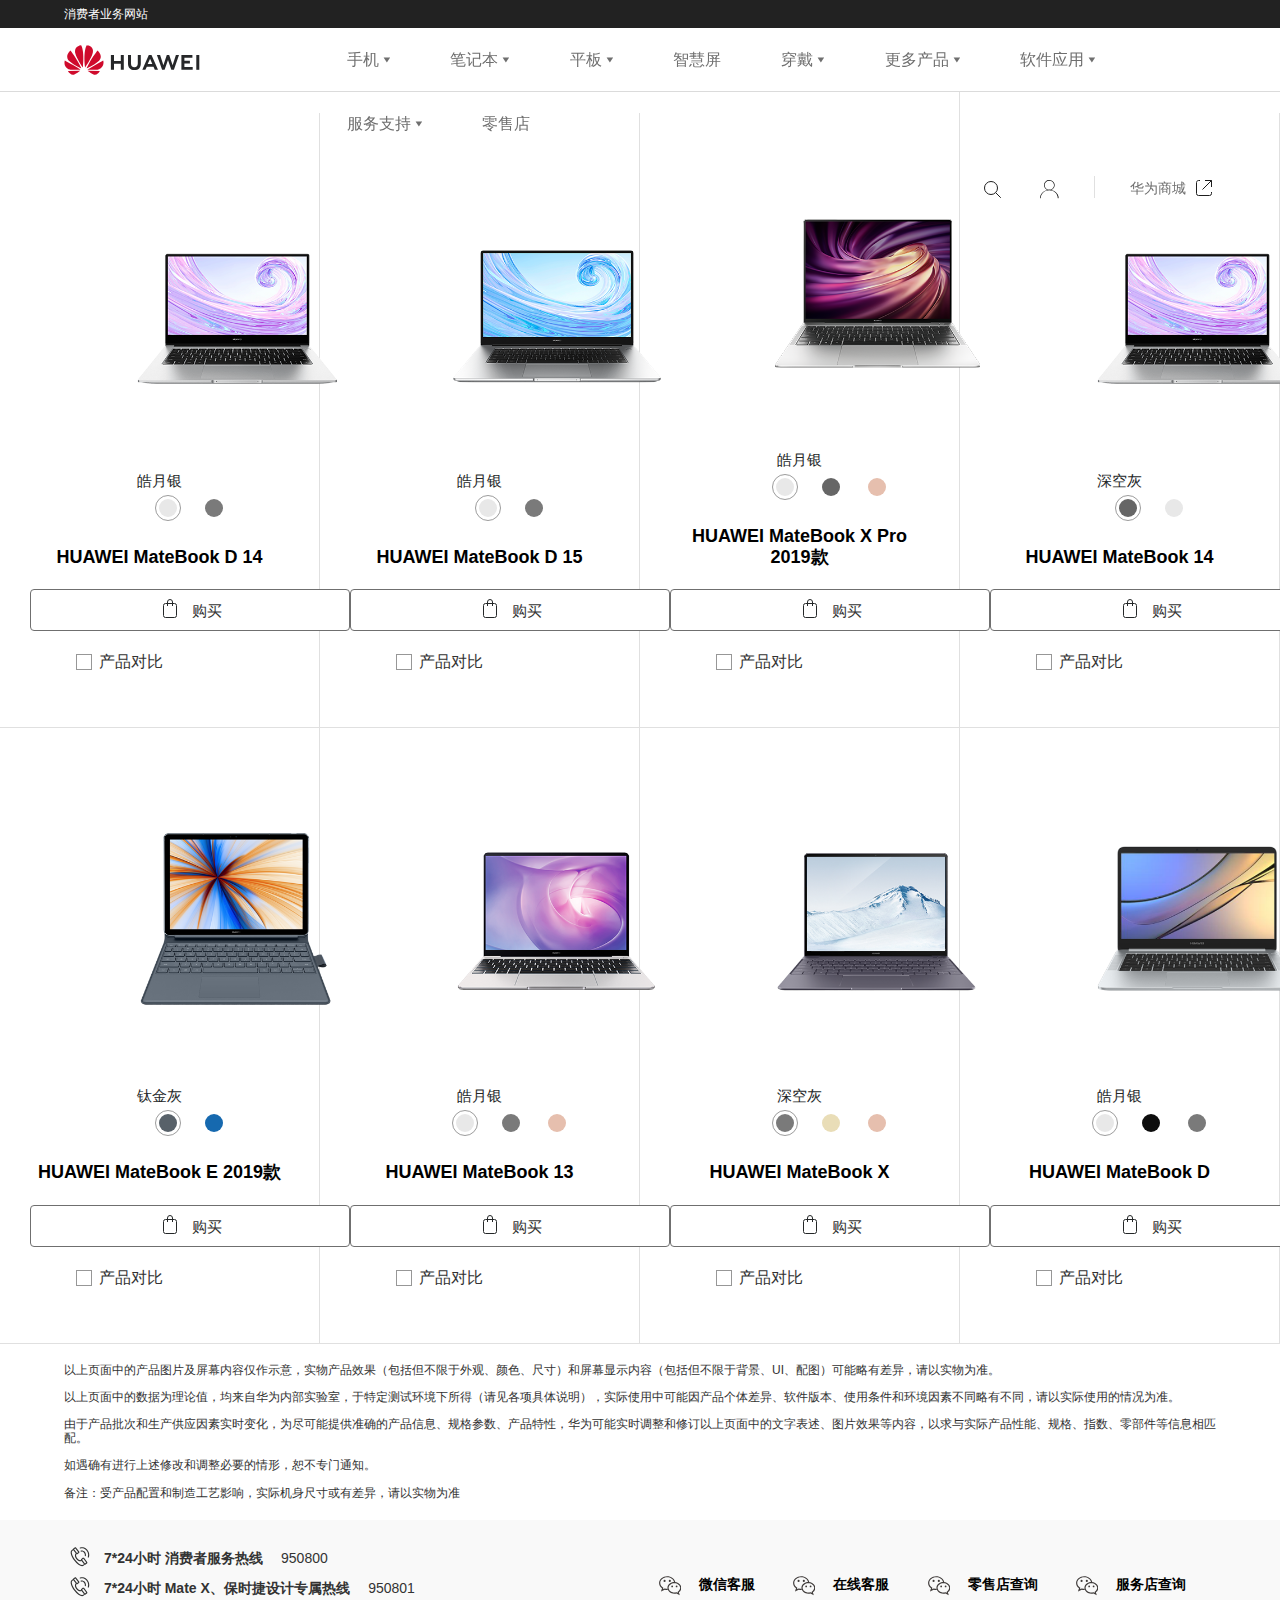
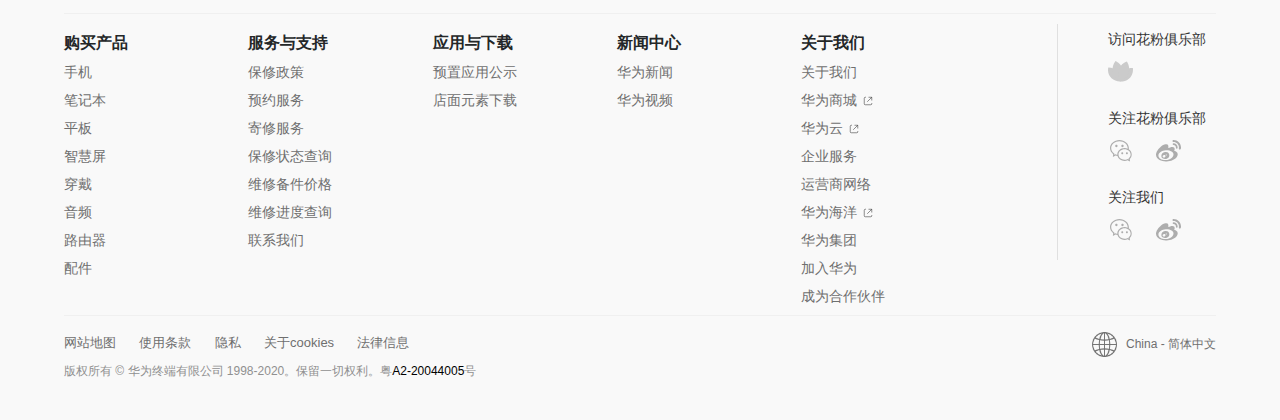
<file: laptops.html>
<!DOCTYPE html>
<html lang="cn">

<head>
    <meta charset="UTF-8">
    <meta name="viewport" content="width=device-width, initial-scale=1.0">
    <meta http-equiv="X-UA-Compatible" content="ie=edge">
    <title>笔记本 | 电脑 | 华为</title>
    <link rel="shortcut icon" href="favicon.ico" type="image/x-icon">
    <!-- 使用百度CDN引入jQuery -->
    <script src="https://apps.bdimg.com/libs/jquery/2.1.4/jquery.min.js">
    </script>
    <link rel="stylesheet" href="./lib/normalize.css">
    <link rel="stylesheet" href="./css/common.css">
    <link rel="stylesheet" href="./css/header.css">
    <link rel="stylesheet" href="./css/footer.css">
    <link rel="stylesheet" href="./css/laptops.css">

</head>

<body>
    <div class="topnav">
        <div class="left">
            <span>消费者业务网站</span><i class="header-gblnav-dficon"></i>
        </div>
    </div>
    <div class="nav clearfix">
        <a href="" class="logo"></a>
        <div class="nav-right">
            <ul>
                <li><a href="" class="jump-v3">手机</a></li>
                <li><a href="" class="jump-v3">笔记本</a></li>
                <li><a href="" class="jump-v3">平板</a></li>
                <li><a href="">智慧屏</a></li>
                <li><a href="" class="jump-v3">穿戴</a></li>
                <li><a href="" class="jump-v3">更多产品</a></li>
                <li><a href="" class="jump-v3">软件应用</a></li>
                <li><a href="" class="jump-v3">服务支持</a></li>
                <li><a href="">零售店</a></li>
            </ul>
            <div class="right-box">
                <a href="" class="search">
                    <svg width="24" height="24" xmlns="http://www.w3.org/2000/svg">
                        <g fill="none" fill-rule="evenodd" stroke="#1E1E1E">
                            <circle cx="11" cy="10" r="6.5"></circle>
                            <path d="M16 15l4.5 4.5" stroke-linecap="round" stroke-linejoin="round"></path>
                        </g>
                    </svg>
                </a>
                <a href="" class="login">
                    <svg class="login-btn" xmlns="http://www.w3.org/2000/svg" xmlns:xlink="http://www.w3.org/1999/xlink"
                        x="0px" y="0px" viewBox="0 0 24 24">
                        <rect y="0" fill="#FFFFFF" width="24" height="24"></rect>
                        <g>
                            <path
                                d="M14.7,13.2c3.3-1.3,4.9-4.9,3.6-8.1s-5-4.8-8.2-3.5S5.2,6.5,6.5,9.7c0.7,1.6,2,2.9,3.7,3.6l-0.1,0 M6.8,7.4   c0-3,2.5-5.4,5.6-5.4S18,4.4,18,7.4s-2.5,5.4-5.6,5.4S6.8,10.4,6.8,7.4z">
                            </path>
                            <g>
                                <path
                                    d="M22.9,23.2c-0.2,0-0.4-0.2-0.4-0.4c0-5.1-4.6-9.2-10.2-9.2S2.1,17.8,2.1,22.8c0,0.2-0.2,0.4-0.4,0.4S1.3,23,1.3,22.8    c0-1.3,0.3-2.6,0.9-3.9c0.6-1.2,1.3-2.2,2.4-3.1c1-0.9,2.2-1.6,3.5-2.1c1.4-0.5,2.8-0.8,4.3-0.8s2.9,0.3,4.3,0.8    c1.3,0.5,2.5,1.2,3.5,2.1c1,0.9,1.8,2,2.4,3.1c0.6,1.2,0.9,2.5,0.9,3.9C23.3,23,23.1,23.2,22.9,23.2L22.9,23.2z">
                                </path>
                            </g>
                        </g>
                    </svg>
                </a>
                <div class="shop-bag">
                    <span></span>
                    <a href="">华为商城
                        <svg width="24" height="24" xmlns="http://www.w3.org/2000/svg ">
                            <path d="M19.5 16v1.5a2 2 0 0 1-2 2h-11a2 2 0 0 1-2-2v-11c0-1.1.9-2 2-2H8m5 0h6.5V11m0-6.5l-9
                        9 " stroke="#1E1E1E " fill="none "></path>
                        </svg>
                    </a>
                </div>
            </div>
        </div>
    </div>
    <div class="box">
        <ul class="plp-ul">
            <li class="plp-li">
                <div class="plp-item">
                    <a href="" class="plp-item-imglink">
                        <img src="./upload/laptops_list_1_1.png" alt="">
                        <img src="./upload/laptops_list_1_2.png" alt="">
                    </a>
                    <p class="plp-item-colorname">皓月银</p>
                    <div class="plp-item-colorlist-box">
                        <ul>
                            <li class="plp-item-coloritem-active"><b></b></li>
                            <li><b></b></li>
                        </ul>
                    </div>
                    <p>
                        <a href="">HUAWEI MateBook D 14</a>
                    </p>
                    <button>
                        <span>
                            <i class="plp-icon-bag">
                                <svg width="24" height="24" xmlns="http://www.w3.org/2000/svg">
                                    <g fill="none" fill-rule="evenodd" stroke="tranparent">
                                        <rect x="5.5" y="5.5" width="13" height="14" rx="2"></rect>
                                        <path d="M9.5 8V4a2.5 2.5 0 1 1 5 0v4"></path>
                                    </g>
                                </svg>
                            </i>
                            <b>购买</b>
                        </span>
                    </button>
                    <p class="plp-item-constrast">
                        <input type="checkbox">
                        <i></i>
                        <b>产品对比</b>
                    </p>
                </div>
            </li>
            <li class="plp-li">
                <div class="plp-item">
                    <a href="" class="plp-item-imglink">
                        <img src="./upload/laptops_list_2_1.png" alt="">
                        <img src="./upload/laptops_list_2_2.png" alt="">
                    </a>
                    <p class="plp-item-colorname">皓月银</p>
                    <div class="plp-item-colorlist-box">
                        <ul>
                            <li class="plp-item-coloritem-active"><b></b></li>
                            <li><b></b></li>
                        </ul>
                    </div>
                    <p>
                        <a href="">HUAWEI MateBook D 15</a>
                    </p>
                    <button>
                        <span>
                            <i class="plp-icon-bag">
                                <svg width="24" height="24" xmlns="http://www.w3.org/2000/svg">
                                    <g fill="none" fill-rule="evenodd" stroke="tranparent">
                                        <rect x="5.5" y="5.5" width="13" height="14" rx="2"></rect>
                                        <path d="M9.5 8V4a2.5 2.5 0 1 1 5 0v4"></path>
                                    </g>
                                </svg>
                            </i>
                            <b>购买</b>
                        </span>
                    </button>
                    <p class="plp-item-constrast">
                        <input type="checkbox">
                        <i></i>
                        <b>产品对比</b>
                    </p>
                </div>
            </li>
            <li class="plp-li">
                <div class="plp-item">
                    <a href="" class="plp-item-imglink">
                        <img src="./upload/laptops_list_3_1.png" alt="">
                        <img src="./upload/laptops_list_3_2.png" alt="">
                        <img src="./upload/laptops_list_3_3.png" alt="">
                    </a>
                    <p class="plp-item-colorname">皓月银</p>
                    <div class="plp-item-colorlist-box">
                        <ul>
                            <li class="plp-item-coloritem-active"><b></b></li>
                            <li><b></b></li>
                            <li><b></b></li>
                        </ul>
                    </div>
                    <p>
                        <a href="">HUAWEI MateBook X Pro 2019款</a>
                    </p>
                    <button>
                        <span>
                            <i class="plp-icon-bag">
                                <svg width="24" height="24" xmlns="http://www.w3.org/2000/svg">
                                    <g fill="none" fill-rule="evenodd" stroke="tranparent">
                                        <rect x="5.5" y="5.5" width="13" height="14" rx="2"></rect>
                                        <path d="M9.5 8V4a2.5 2.5 0 1 1 5 0v4"></path>
                                    </g>
                                </svg>
                            </i>
                            <b>购买</b>
                        </span>
                    </button>
                    <p class="plp-item-constrast">
                        <input type="checkbox">
                        <i></i>
                        <b>产品对比</b>
                    </p>
                </div>
            </li>
            <li class="plp-li">
                <div class="plp-item">
                    <a href="" class="plp-item-imglink">
                        <img src="./upload/laptops_list_1_1.png" alt="">
                        <img src="./upload/laptops_list_1_2.png" alt="">
                    </a>
                    <p class="plp-item-colorname">深空灰</p>
                    <div class="plp-item-colorlist-box">
                        <ul>
                            <li class="plp-item-coloritem-active"><b></b></li>
                            <li><b></b></li>
                        </ul>
                    </div>
                    <p>
                        <a href="">HUAWEI MateBook 14</a>
                    </p>
                    <button>
                        <span>
                            <i class="plp-icon-bag">
                                <svg width="24" height="24" xmlns="http://www.w3.org/2000/svg">
                                    <g fill="none" fill-rule="evenodd" stroke="tranparent">
                                        <rect x="5.5" y="5.5" width="13" height="14" rx="2"></rect>
                                        <path d="M9.5 8V4a2.5 2.5 0 1 1 5 0v4"></path>
                                    </g>
                                </svg>
                            </i>
                            <b>购买</b>
                        </span>
                    </button>
                    <p class="plp-item-constrast">
                        <input type="checkbox">
                        <i></i>
                        <b>产品对比</b>
                    </p>
                </div>
            </li>
            <li class="plp-li">
                <div class="plp-item">
                    <a href="" class="plp-item-imglink">
                        <img src="./upload/laptops_list_5_1.png" alt="">
                        <img src="./upload/laptops_list_5_2.png" alt="">
                    </a>
                    <p class="plp-item-colorname">钛金灰</p>
                    <div class="plp-item-colorlist-box">
                        <ul>
                            <li class="plp-item-coloritem-active"><b></b></li>
                            <li><b></b></li>
                        </ul>
                    </div>
                    <p>
                        <a href="">HUAWEI MateBook E 2019款</a>
                    </p>
                    <button>
                        <span>
                            <i class="plp-icon-bag">
                                <svg width="24" height="24" xmlns="http://www.w3.org/2000/svg">
                                    <g fill="none" fill-rule="evenodd" stroke="tranparent">
                                        <rect x="5.5" y="5.5" width="13" height="14" rx="2"></rect>
                                        <path d="M9.5 8V4a2.5 2.5 0 1 1 5 0v4"></path>
                                    </g>
                                </svg>
                            </i>
                            <b>购买</b>
                        </span>
                    </button>
                    <p class="plp-item-constrast">
                        <input type="checkbox">
                        <i></i>
                        <b>产品对比</b>
                    </p>
                </div>
            </li>
            <li class="plp-li">
                <div class="plp-item">
                    <a href="" class="plp-item-imglink">
                        <img src="./upload/laptops_list_6_1.png" alt="">
                        <img src="./upload/laptops_list_6_2.png" alt="">
                        <img src="./upload/laptops_list_6_3.png" alt="">
                    </a>
                    <p class="plp-item-colorname">皓月银</p>
                    <div class="plp-item-colorlist-box">
                        <ul>
                            <li class="plp-item-coloritem-active"><b></b></li>
                            <li><b></b></li>
                            <li><b></b></li>
                        </ul>
                    </div>
                    <p>
                        <a href="">HUAWEI MateBook 13</a>
                    </p>
                    <button>
                        <span>
                            <i class="plp-icon-bag">
                                <svg width="24" height="24" xmlns="http://www.w3.org/2000/svg">
                                    <g fill="none" fill-rule="evenodd" stroke="tranparent">
                                        <rect x="5.5" y="5.5" width="13" height="14" rx="2"></rect>
                                        <path d="M9.5 8V4a2.5 2.5 0 1 1 5 0v4"></path>
                                    </g>
                                </svg>
                            </i>
                            <b>购买</b>
                        </span>
                    </button>
                    <p class="plp-item-constrast">
                        <input type="checkbox">
                        <i></i>
                        <b>产品对比</b>
                    </p>
                </div>
            </li>
            <li class="plp-li">
                <div class="plp-item">
                    <a href="" class="plp-item-imglink">
                        <img src="./upload/laptops_list_7_1.png" alt="">
                        <img src="./upload/laptops_list_7_2.png" alt="">
                        <img src="./upload/laptops_list_7_3.png" alt="">
                    </a>
                    <p class="plp-item-colorname">深空灰</p>
                    <div class="plp-item-colorlist-box">
                        <ul>
                            <li class="plp-item-coloritem-active"><b></b></li>
                            <li><b></b></li>
                            <li><b></b></li>
                        </ul>
                    </div>
                    <p>
                        <a href="">HUAWEI MateBook X</a>
                    </p>
                    <button>
                        <span>
                            <i class="plp-icon-bag">
                                <svg width="24" height="24" xmlns="http://www.w3.org/2000/svg">
                                    <g fill="none" fill-rule="evenodd" stroke="tranparent">
                                        <rect x="5.5" y="5.5" width="13" height="14" rx="2"></rect>
                                        <path d="M9.5 8V4a2.5 2.5 0 1 1 5 0v4"></path>
                                    </g>
                                </svg>
                            </i>
                            <b>购买</b>
                        </span>
                    </button>
                    <p class="plp-item-constrast">
                        <input type="checkbox">
                        <i></i>
                        <b>产品对比</b>
                    </p>
                </div>
            </li>
            <li class="plp-li">
                <div class="plp-item">
                    <a href="" class="plp-item-imglink">
                        <img src="./upload/laptops_list_8_1.png" alt="">
                        <img src="./upload/laptops_list_8_2.png" alt="">
                        <img src="./upload/laptops_list_8_3.png" alt="">
                    </a>
                    <p class="plp-item-colorname">皓月银</p>
                    <div class="plp-item-colorlist-box">
                        <ul>
                            <li class="plp-item-coloritem-active"><b></b></li>
                            <li><b></b></li>
                            <li><b></b></li>
                        </ul>
                    </div>
                    <p>
                        <a href="">HUAWEI MateBook D</a>
                    </p>
                    <button>
                        <span>
                            <i class="plp-icon-bag">
                                <svg width="24" height="24" xmlns="http://www.w3.org/2000/svg">
                                    <g fill="none" fill-rule="evenodd" stroke="tranparent">
                                        <rect x="5.5" y="5.5" width="13" height="14" rx="2"></rect>
                                        <path d="M9.5 8V4a2.5 2.5 0 1 1 5 0v4"></path>
                                    </g>
                                </svg>
                            </i>
                            <b>购买</b>
                        </span>
                    </button>
                    <p class="plp-item-constrast">
                        <input type="checkbox">
                        <i></i>
                        <b>产品对比</b>
                    </p>
                </div>
            </li>
        </ul>
        <p class="remark-text">以上页面中的产品图片及屏幕内容仅作示意，实物产品效果（包括但不限于外观、颜色、尺寸）和屏幕显示内容（包括但不限于背景、UI、配图）可能略有差异，请以实物为准。
            <br><br>
            以上页面中的数据为理论值，均来自华为内部实验室，于特定测试环境下所得（请见各项具体说明），实际使用中可能因产品个体差异、软件版本、使用条件和环境因素不同略有不同，请以实际使用的情况为准。
            <br><br>
            由于产品批次和生产供应因素实时变化，为尽可能提供准确的产品信息、规格参数、产品特性，华为可能实时调整和修订以上页面中的文字表述、图片效果等内容，以求与实际产品性能、规格、指数、零部件等信息相匹配。
            <br><br>
            如遇确有进行上述修改和调整必要的情形，恕不专门通知。
            <br><br>
            备注：受产品配置和制造工艺影响，实际机身尺寸或有差异，请以实物为准</p>
    </div>
    <div class="footre">
        <div class="footer-cn-rmd">
            <div class="able-item">
                <span>7*24小时 消费者服务热线<i></i></span>
                <p>950800</p>
            </div>
            <div class="able-item">
                <span> 7*24小时 Mate X、保时捷设计专属热线<i></i></span>
                <p>950801</p>
            </div>
            <ul>
                <li>
                    <a href="">微信客服<i></i></a>
                    <span class="qrcode"><b></b></span>
                </li>
                <li><a href="">在线客服<i></i></a></li>
                <li><a href="">零售店查询<i></i></a></li>
                <li><a href="">服务店查询<i></i></a></li>
            </ul>
        </div>
        <div class="lr-box">
            <div class="l-box">
                <div class="footer-nav-list">
                    <h3>购买产品</h3>
                    <ul>
                        <li><a href="">手机</a></li>
                        <li><a href="">笔记本</a></li>
                        <li><a href="">平板</a></li>
                        <li><a href="">智慧屏</a></li>
                        <li><a href="">穿戴</a></li>
                        <li><a href="">音频</a></li>
                        <li><a href="">路由器</a></li>
                        <li><a href="">配件</a></li>
                    </ul>
                </div>
                <div class="footer-nav-list">
                    <h3>服务与支持</h3>
                    <ul>
                        <li><a href="">保修政策</a></li>
                        <li><a href="">预约服务</a></li>
                        <li><a href="">寄修服务</a></li>
                        <li><a href="">保修状态查询</a></li>
                        <li><a href="">维修备件价格</a></li>
                        <li><a href="">维修进度查询</a></li>
                        <li><a href="">联系我们</a></li>
                    </ul>
                </div>
                <div class="footer-nav-list">
                    <h3>应用与下载</h3>
                    <ul>
                        <li><a href="">预置应用公示</a></li>
                        <li><a href="">店面元素下载</a></li>
                    </ul>
                </div>
                <div class="footer-nav-list">
                    <h3>新闻中心</h3>
                    <ul>
                        <li><a href="">华为新闻</a></li>
                        <li><a href="">华为视频</a></li>
                    </ul>
                </div>
                <div class="footer-nav-list">
                    <h3>关于我们</h3>
                    <ul>
                        <li><a href="">关于我们</a></li>
                        <li>
                            <a href="">华为商城<svg xmlns="http://www.w3.org/2000/svg" width="24" height="24"
                                    viewBox="0 0 24 24">
                                    <path
                                        d="M19.5 16v1.5a2 2 0 0 1-2 2h-11a2 2 0 0 1-2-2v-11c0-1.1.9-2 2-2H8m5 0h6.5V11m0-6.5l-9 9"
                                        stroke="#1E1E1E" fill="none"></path>
                                </svg></a>
                        </li>
                        <li><a href="">华为云<svg xmlns="http://www.w3.org/2000/svg" width="24" height="24"
                                    viewBox="0 0 24 24">
                                    <path
                                        d="M19.5 16v1.5a2 2 0 0 1-2 2h-11a2 2 0 0 1-2-2v-11c0-1.1.9-2 2-2H8m5 0h6.5V11m0-6.5l-9 9"
                                        stroke="#1E1E1E" fill="none"></path>
                                </svg></a></li>
                        <li><a href="">企业服务</a></li>
                        <li><a href="">运营商网络</a></li>
                        <li><a href="">华为海洋<svg xmlns="http://www.w3.org/2000/svg" width="24" height="24"
                                    viewBox="0 0 24 24">
                                    <path
                                        d="M19.5 16v1.5a2 2 0 0 1-2 2h-11a2 2 0 0 1-2-2v-11c0-1.1.9-2 2-2H8m5 0h6.5V11m0-6.5l-9 9"
                                        stroke="#1E1E1E" fill="none"></path>
                                </svg></a></li>
                        <li><a href="">华为集团</a></li>
                        <li><a href="">加入华为</a></li>
                        <li><a href="">成为合作伙伴</a></li>
                    </ul>
                </div>
            </div>
            <div class="r-box">
                <div class="footer-right-area">
                    <div class="access-huawei-club">
                        <p>访问花粉俱乐部</p>
                        <a href="">
                            <svg xmlns="http://www.w3.org/2000/svg" xmlns:xlink="http://www.w3.org/1999/xlink"
                                width="25px" height="25px" viewBox="0 0 25 25" version="1.1">
                                <defs></defs>
                                <g id="5" stroke="none" stroke-width="1" fill="none" fill-rule="evenodd" opacity="0.6">
                                    <g id="huafen-fill" transform="translate(-1.000000, 2.000000)" fill="#ADADAD">
                                        <path
                                            d="M1.7574,6.4985 C1.6034,6.4985 1.4544,6.5145 1.3024,6.5195 C1.1104,7.3285 0.9994,8.1665 0.9994,9.0295 C0.9994,15.3015 6.3404,20.3845 12.9284,20.3845 C13.0824,20.3845 13.2314,20.3675 13.3834,20.3625 C13.5754,19.5545 13.6854,18.7165 13.6854,17.8525 C13.6854,11.5815 8.3454,6.4985 1.7574,6.4985"
                                            id="Fill-1"></path>
                                        <path
                                            d="M25.9332,7.436 C25.9172,7.283 25.8862,7.136 25.8662,6.986 C25.0412,6.877 24.1972,6.853 23.3372,6.941 C17.0992,7.582 12.5872,13.413 13.2592,19.966 C13.2752,20.119 13.3072,20.265 13.3282,20.416 C14.1522,20.525 14.9962,20.549 15.8562,20.46 C22.0942,19.821 26.6062,13.99 25.9332,7.436"
                                            id="Fill-4"></path>
                                        <path
                                            d="M9.0396,0.2133 C8.8856,0.1333 8.7276,0.0723 8.5716,0.0003 C7.9506,0.7303 7.3966,1.5323 6.9406,2.4183 C3.6236,8.8523 6.2996,16.8323 12.9156,20.2433 C13.0696,20.3223 13.2276,20.3833 13.3836,20.4563 C14.0046,19.7263 14.5576,18.9243 15.0146,18.0373 C18.3306,11.6043 15.6556,3.6233 9.0396,0.2133"
                                            id="Fill-6"></path>
                                        <path
                                            d="M20.1949,0.936 C20.1039,0.789 20.0009,0.655 19.9049,0.511 C18.9959,0.813 18.1059,1.211 17.2559,1.731 C11.0809,5.508 9.2239,13.717 13.1079,20.068 C13.1989,20.215 13.3019,20.349 13.3979,20.493 C14.3069,20.191 15.1969,19.792 16.0479,19.272 C22.2219,15.496 24.0789,7.287 20.1949,0.936"
                                            id="Fill-8"></path>
                                    </g>
                                </g>
                            </svg>
                        </a>
                    </div>
                    <div class="attention-huawei-club">
                        <p>关注花粉俱乐部</p>
                        <a href="">
                            <svg xmlns="http://www.w3.org/2000/svg" xmlns:xlink="http://www.w3.org/1999/xlink"
                                width="25px" height="25px" viewBox="0 0 25 25" version="1.1">
                                <defs>
                                    <polygon id="path-1" points="0 0 21.835 0 21.835 21.6269 0 21.6269"></polygon>
                                </defs>
                                <g id="微信" stroke="none" stroke-width="1" fill="none" fill-rule="evenodd">
                                    <g id="wechat" transform="translate(2.000000, 2.000000)">
                                        <mask id="mask-2" fill="white">
                                            <use xlink:href="#path-1"></use>
                                        </mask>
                                        <g id="Clip-2"></g>
                                        <path
                                            d="M16.898,12.2559 C16.363,12.2559 15.93,12.6899 15.93,13.2239 C15.93,13.7589 16.363,14.1929 16.898,14.1929 C17.433,14.1929 17.866,13.7589 17.866,13.2239 C17.866,12.6899 17.433,12.2559 16.898,12.2559 Z M12.252,12.2559 C11.716,12.2559 11.283,12.6899 11.283,13.2239 C11.283,13.7589 11.716,14.1929 12.252,14.1929 C12.786,14.1929 13.219,13.7589 13.219,13.2239 C13.219,12.6899 12.786,12.2559 12.252,12.2559 Z M20.625,14.5219 C20.625,11.6509 17.912,9.3179 14.575,9.3179 C11.237,9.3179 8.524,11.6509 8.524,14.5219 C8.524,17.3919 11.237,19.7249 14.575,19.7249 C15.489,19.7249 16.368,19.5529 17.186,19.2139 L17.716,18.9959 L18.221,19.2679 L18.63,19.4869 L18.592,19.1059 L18.529,18.4979 L18.979,18.0859 C20.04,17.1129 20.625,15.8479 20.625,14.5219 Z M17.931,8.8339 C17.934,8.8339 17.934,8.8359 17.936,8.8359 C17.936,8.8339 17.934,8.8339 17.931,8.8339 Z M18.077,8.9019 L18.091,8.9089 L18.077,8.9019 Z M18.219,8.9719 C18.229,8.9769 18.236,8.9819 18.246,8.9859 C18.236,8.9819 18.226,8.9769 18.219,8.9719 Z M18.36,9.0469 C18.375,9.0539 18.388,9.0639 18.403,9.0709 C18.388,9.0639 18.375,9.0539 18.36,9.0469 Z M18.5,9.1239 C18.522,9.1369 18.546,9.1509 18.568,9.1629 C18.544,9.1509 18.522,9.1369 18.5,9.1239 Z M18.638,9.2059 C18.684,9.2339 18.73,9.2619 18.776,9.2909 C18.73,9.2619 18.684,9.2339 18.638,9.2059 Z M6.058,14.3959 C6.469,14.5499 6.89,14.6759 7.319,14.7729 C7.314,14.6889 7.311,14.6059 7.311,14.5219 C7.311,10.9789 10.562,8.1079 14.572,8.1079 C15.666,8.1079 16.705,8.3199 17.633,8.7049 C17.653,8.5099 17.665,8.3089 17.665,8.1079 C17.665,4.3059 13.974,1.2099 9.436,1.2099 C4.898,1.2099 1.208,4.3059 1.208,8.1079 C1.208,9.0849 1.447,10.0319 1.921,10.9199 C2.389,11.7939 3.057,12.5659 3.909,13.2139 L4.449,13.6259 L4.378,14.3009 L4.32,14.8559 L5.053,14.4629 L5.54,14.2039 L6.058,14.3959 Z M19.794,18.9769 L20.068,21.6269 L17.648,20.3319 C16.714,20.7199 15.673,20.9349 14.572,20.9349 C11.157,20.9349 8.294,18.8539 7.519,16.0489 C6.861,15.9329 6.227,15.7559 5.627,15.5279 L2.882,16.9969 L3.175,14.1749 C1.229,12.6899 0,10.5209 0,8.1079 C0,3.6299 4.226,-0.0001 9.439,-0.0001 C14.652,-0.0001 18.877,3.6299 18.877,8.1079 C18.877,8.5099 18.843,8.9039 18.778,9.2909 C20.629,10.4529 21.835,12.3619 21.835,14.5219 C21.835,16.2519 21.058,17.8249 19.794,18.9769 Z M12.488,7.2349 C13.156,7.2349 13.699,6.6919 13.699,6.0239 C13.699,5.3559 13.156,4.8139 12.488,4.8139 C11.82,4.8139 11.278,5.3559 11.278,6.0239 C11.278,6.6919 11.82,7.2349 12.488,7.2349 Z M7.599,6.0239 C7.599,6.6919 7.057,7.2349 6.389,7.2349 C5.721,7.2349 5.179,6.6919 5.179,6.0239 C5.179,5.3559 5.721,4.8139 6.389,4.8139 C7.057,4.8139 7.599,5.3559 7.599,6.0239 Z"
                                            id="Fill-1" fill="#ADADAD" mask="url(#mask-2)"></path>
                                    </g>
                                </g>
                            </svg>
                        </a>
                        <a href="">
                            <svg xmlns="http://www.w3.org/2000/svg" xmlns:xlink="http://www.w3.org/1999/xlink"
                                width="25px" height="25px" viewBox="0 0 25 25" version="1.1">
                                <defs>
                                    <polygon id="path-1"
                                        points="0.409112938 0.5306 20 0.5306 20 19.5114153 0.409112938 19.5114153">
                                    </polygon>
                                </defs>
                                <g id="新浪" stroke="none" stroke-width="1" fill="none" fill-rule="evenodd">
                                    <g id="Page-1" transform="translate(0.000000, 1.000000)">
                                        <path
                                            d="M9.9584,21.0717 C5.7974,21.2657 2.4334,19.1797 2.4334,16.4037 C2.4334,13.6237 5.7974,11.3927 9.9584,11.2017 C14.1224,11.0097 17.4924,12.7247 17.4924,15.4987 C17.4924,18.2747 14.1224,20.8827 9.9584,21.0717 M18.8184,12.0497 C17.8304,11.8577 18.3104,11.3267 18.3104,11.3267 C18.3104,11.3267 19.2774,9.7317 18.1194,8.5727 C16.6844,7.1367 13.1934,8.7557 13.1934,8.7557 C11.8614,9.1707 12.2154,8.5677 12.4034,7.5427 C12.4034,6.3347 11.9904,4.2917 8.4404,5.4987 C4.8954,6.7127 1.8504,10.9637 1.8504,10.9637 C-0.2686,13.7907 0.0124,15.9727 0.0124,15.9727 C0.5414,20.7947 5.6634,22.1167 9.6474,22.4307 C13.8404,22.7587 19.4964,20.9857 21.2124,17.3427 C22.9274,13.6917 19.8104,12.2477 18.8184,12.0497"
                                            id="Fill-1" fill="#ADADAD"></path>
                                        <g id="Group-5" transform="translate(5.000000, 0.469800)">
                                            <mask id="mask-2" fill="white">
                                                <use xlink:href="#path-1"></use>
                                            </mask>
                                            <g id="Clip-4"></g>
                                            <path
                                                d="M12.5101,0.5306 C11.9381,0.5306 11.4741,0.9936 11.4741,1.5656 C11.4741,2.1376 11.9381,2.6016 12.5101,2.6016 C15.4981,2.6016 17.9291,5.0326 17.9291,8.0206 C17.9291,8.3536 17.8991,8.6886 17.8381,9.0116 L17.8511,9.0146 C17.8461,9.0536 17.8391,9.0926 17.8391,9.1326 C17.8391,9.7036 18.3021,10.1676 18.8741,10.1676 C19.3581,10.1676 19.7591,9.8366 19.8741,9.3896 L19.8751,9.3896 C19.8751,9.3876 19.8751,9.3846 19.8761,9.3836 C19.8951,9.3056 19.9081,9.2266 19.9081,9.1426 C19.9651,8.7716 20.0001,8.3966 20.0001,8.0206 C20.0001,3.8906 16.6401,0.5306 12.5101,0.5306 M5.5391,15.9636 C5.2751,16.1616 4.9491,16.1336 4.8091,15.8956 C4.6631,15.6646 4.7181,15.2936 4.9861,15.0986 C5.2961,14.8686 5.6181,14.9346 5.7581,15.1666 C5.8991,15.4026 5.7981,15.7586 5.5391,15.9636 M3.0721,18.0646 C2.2911,18.1556 1.6611,17.7066 1.6611,17.0516 C1.6611,16.4016 2.2211,15.7196 3.0021,15.6376 C3.9001,15.5516 4.4851,16.0696 4.4851,16.7216 C4.4851,17.3746 3.8511,17.9756 3.0721,18.0646 M4.1281,12.5626 C-0.0569,13.0516 0.4261,16.9716 0.4261,16.9716 C0.4261,16.9716 0.3841,18.2146 1.5491,18.8456 C3.9971,20.1726 6.5191,19.3696 7.7931,17.7246 C9.0681,16.0796 8.3201,12.0756 4.1281,12.5626"
                                                id="Fill-3" fill="#ADADAD" mask="url(#mask-2)"></path>
                                        </g>
                                        <path
                                            d="M17.5101,4.3432 C17.0331,4.3432 16.6471,4.7292 16.6471,5.2052 C16.6471,5.6822 17.0331,6.0692 17.5101,6.0692 C18.8451,6.0692 19.9321,7.1562 19.9321,8.4902 C19.9321,8.5972 19.9261,8.7012 19.9131,8.8022 L19.9331,8.8052 C19.9291,8.8402 19.9131,8.8692 19.9131,8.9052 C19.9131,9.3822 20.2991,9.7692 20.7761,9.7692 C21.2121,9.7692 21.5571,9.4402 21.6151,9.0192 L21.6251,9.0212 C21.6271,8.9992 21.6261,8.9762 21.6291,8.9542 C21.6291,8.9392 21.6391,8.9242 21.6391,8.9052 C21.6391,8.8972 21.6341,8.8882 21.6341,8.8802 C21.6461,8.7512 21.6581,8.6222 21.6581,8.4902 C21.6581,6.2032 19.7971,4.3432 17.5101,4.3432"
                                            id="Fill-6" fill="#ADADAD"></path>
                                    </g>
                                </g>
                            </svg>
                        </a>
                    </div>
                    <div class="focus-on-us">
                        <p>关注我们</p>
                        <a href="">
                            <svg xmlns="http://www.w3.org/2000/svg" xmlns:xlink="http://www.w3.org/1999/xlink"
                                width="25px" height="25px" viewBox="0 0 25 25" version="1.1">
                                <defs>
                                    <polygon id="path-1" points="0 0 21.835 0 21.835 21.6269 0 21.6269"></polygon>
                                </defs>
                                <g id="微信" stroke="none" stroke-width="1" fill="none" fill-rule="evenodd">
                                    <g id="wechat" transform="translate(2.000000, 2.000000)">
                                        <mask id="mask-2" fill="white">
                                            <use xlink:href="#path-1"></use>
                                        </mask>
                                        <g id="Clip-2"></g>
                                        <path
                                            d="M16.898,12.2559 C16.363,12.2559 15.93,12.6899 15.93,13.2239 C15.93,13.7589 16.363,14.1929 16.898,14.1929 C17.433,14.1929 17.866,13.7589 17.866,13.2239 C17.866,12.6899 17.433,12.2559 16.898,12.2559 Z M12.252,12.2559 C11.716,12.2559 11.283,12.6899 11.283,13.2239 C11.283,13.7589 11.716,14.1929 12.252,14.1929 C12.786,14.1929 13.219,13.7589 13.219,13.2239 C13.219,12.6899 12.786,12.2559 12.252,12.2559 Z M20.625,14.5219 C20.625,11.6509 17.912,9.3179 14.575,9.3179 C11.237,9.3179 8.524,11.6509 8.524,14.5219 C8.524,17.3919 11.237,19.7249 14.575,19.7249 C15.489,19.7249 16.368,19.5529 17.186,19.2139 L17.716,18.9959 L18.221,19.2679 L18.63,19.4869 L18.592,19.1059 L18.529,18.4979 L18.979,18.0859 C20.04,17.1129 20.625,15.8479 20.625,14.5219 Z M17.931,8.8339 C17.934,8.8339 17.934,8.8359 17.936,8.8359 C17.936,8.8339 17.934,8.8339 17.931,8.8339 Z M18.077,8.9019 L18.091,8.9089 L18.077,8.9019 Z M18.219,8.9719 C18.229,8.9769 18.236,8.9819 18.246,8.9859 C18.236,8.9819 18.226,8.9769 18.219,8.9719 Z M18.36,9.0469 C18.375,9.0539 18.388,9.0639 18.403,9.0709 C18.388,9.0639 18.375,9.0539 18.36,9.0469 Z M18.5,9.1239 C18.522,9.1369 18.546,9.1509 18.568,9.1629 C18.544,9.1509 18.522,9.1369 18.5,9.1239 Z M18.638,9.2059 C18.684,9.2339 18.73,9.2619 18.776,9.2909 C18.73,9.2619 18.684,9.2339 18.638,9.2059 Z M6.058,14.3959 C6.469,14.5499 6.89,14.6759 7.319,14.7729 C7.314,14.6889 7.311,14.6059 7.311,14.5219 C7.311,10.9789 10.562,8.1079 14.572,8.1079 C15.666,8.1079 16.705,8.3199 17.633,8.7049 C17.653,8.5099 17.665,8.3089 17.665,8.1079 C17.665,4.3059 13.974,1.2099 9.436,1.2099 C4.898,1.2099 1.208,4.3059 1.208,8.1079 C1.208,9.0849 1.447,10.0319 1.921,10.9199 C2.389,11.7939 3.057,12.5659 3.909,13.2139 L4.449,13.6259 L4.378,14.3009 L4.32,14.8559 L5.053,14.4629 L5.54,14.2039 L6.058,14.3959 Z M19.794,18.9769 L20.068,21.6269 L17.648,20.3319 C16.714,20.7199 15.673,20.9349 14.572,20.9349 C11.157,20.9349 8.294,18.8539 7.519,16.0489 C6.861,15.9329 6.227,15.7559 5.627,15.5279 L2.882,16.9969 L3.175,14.1749 C1.229,12.6899 0,10.5209 0,8.1079 C0,3.6299 4.226,-0.0001 9.439,-0.0001 C14.652,-0.0001 18.877,3.6299 18.877,8.1079 C18.877,8.5099 18.843,8.9039 18.778,9.2909 C20.629,10.4529 21.835,12.3619 21.835,14.5219 C21.835,16.2519 21.058,17.8249 19.794,18.9769 Z M12.488,7.2349 C13.156,7.2349 13.699,6.6919 13.699,6.0239 C13.699,5.3559 13.156,4.8139 12.488,4.8139 C11.82,4.8139 11.278,5.3559 11.278,6.0239 C11.278,6.6919 11.82,7.2349 12.488,7.2349 Z M7.599,6.0239 C7.599,6.6919 7.057,7.2349 6.389,7.2349 C5.721,7.2349 5.179,6.6919 5.179,6.0239 C5.179,5.3559 5.721,4.8139 6.389,4.8139 C7.057,4.8139 7.599,5.3559 7.599,6.0239 Z"
                                            id="Fill-1" fill="#ADADAD" mask="url(#mask-2)"></path>
                                    </g>
                                </g>
                            </svg>
                        </a>
                        <a href="">
                            <svg xmlns="http://www.w3.org/2000/svg" xmlns:xlink="http://www.w3.org/1999/xlink"
                                width="25px" height="25px" viewBox="0 0 25 25" version="1.1">
                                <defs>
                                    <polygon id="path-1"
                                        points="0.409112938 0.5306 20 0.5306 20 19.5114153 0.409112938 19.5114153">
                                    </polygon>
                                </defs>
                                <g id="新浪" stroke="none" stroke-width="1" fill="none" fill-rule="evenodd">
                                    <g id="Page-1" transform="translate(0.000000, 1.000000)">
                                        <path
                                            d="M9.9584,21.0717 C5.7974,21.2657 2.4334,19.1797 2.4334,16.4037 C2.4334,13.6237 5.7974,11.3927 9.9584,11.2017 C14.1224,11.0097 17.4924,12.7247 17.4924,15.4987 C17.4924,18.2747 14.1224,20.8827 9.9584,21.0717 M18.8184,12.0497 C17.8304,11.8577 18.3104,11.3267 18.3104,11.3267 C18.3104,11.3267 19.2774,9.7317 18.1194,8.5727 C16.6844,7.1367 13.1934,8.7557 13.1934,8.7557 C11.8614,9.1707 12.2154,8.5677 12.4034,7.5427 C12.4034,6.3347 11.9904,4.2917 8.4404,5.4987 C4.8954,6.7127 1.8504,10.9637 1.8504,10.9637 C-0.2686,13.7907 0.0124,15.9727 0.0124,15.9727 C0.5414,20.7947 5.6634,22.1167 9.6474,22.4307 C13.8404,22.7587 19.4964,20.9857 21.2124,17.3427 C22.9274,13.6917 19.8104,12.2477 18.8184,12.0497"
                                            id="Fill-1" fill="#ADADAD"></path>
                                        <g id="Group-5" transform="translate(5.000000, 0.469800)">
                                            <mask id="mask-2" fill="white">
                                                <use xlink:href="#path-1"></use>
                                            </mask>
                                            <g id="Clip-4"></g>
                                            <path
                                                d="M12.5101,0.5306 C11.9381,0.5306 11.4741,0.9936 11.4741,1.5656 C11.4741,2.1376 11.9381,2.6016 12.5101,2.6016 C15.4981,2.6016 17.9291,5.0326 17.9291,8.0206 C17.9291,8.3536 17.8991,8.6886 17.8381,9.0116 L17.8511,9.0146 C17.8461,9.0536 17.8391,9.0926 17.8391,9.1326 C17.8391,9.7036 18.3021,10.1676 18.8741,10.1676 C19.3581,10.1676 19.7591,9.8366 19.8741,9.3896 L19.8751,9.3896 C19.8751,9.3876 19.8751,9.3846 19.8761,9.3836 C19.8951,9.3056 19.9081,9.2266 19.9081,9.1426 C19.9651,8.7716 20.0001,8.3966 20.0001,8.0206 C20.0001,3.8906 16.6401,0.5306 12.5101,0.5306 M5.5391,15.9636 C5.2751,16.1616 4.9491,16.1336 4.8091,15.8956 C4.6631,15.6646 4.7181,15.2936 4.9861,15.0986 C5.2961,14.8686 5.6181,14.9346 5.7581,15.1666 C5.8991,15.4026 5.7981,15.7586 5.5391,15.9636 M3.0721,18.0646 C2.2911,18.1556 1.6611,17.7066 1.6611,17.0516 C1.6611,16.4016 2.2211,15.7196 3.0021,15.6376 C3.9001,15.5516 4.4851,16.0696 4.4851,16.7216 C4.4851,17.3746 3.8511,17.9756 3.0721,18.0646 M4.1281,12.5626 C-0.0569,13.0516 0.4261,16.9716 0.4261,16.9716 C0.4261,16.9716 0.3841,18.2146 1.5491,18.8456 C3.9971,20.1726 6.5191,19.3696 7.7931,17.7246 C9.0681,16.0796 8.3201,12.0756 4.1281,12.5626"
                                                id="Fill-3" fill="#ADADAD" mask="url(#mask-2)"></path>
                                        </g>
                                        <path
                                            d="M17.5101,4.3432 C17.0331,4.3432 16.6471,4.7292 16.6471,5.2052 C16.6471,5.6822 17.0331,6.0692 17.5101,6.0692 C18.8451,6.0692 19.9321,7.1562 19.9321,8.4902 C19.9321,8.5972 19.9261,8.7012 19.9131,8.8022 L19.9331,8.8052 C19.9291,8.8402 19.9131,8.8692 19.9131,8.9052 C19.9131,9.3822 20.2991,9.7692 20.7761,9.7692 C21.2121,9.7692 21.5571,9.4402 21.6151,9.0192 L21.6251,9.0212 C21.6271,8.9992 21.6261,8.9762 21.6291,8.9542 C21.6291,8.9392 21.6391,8.9242 21.6391,8.9052 C21.6391,8.8972 21.6341,8.8882 21.6341,8.8802 C21.6461,8.7512 21.6581,8.6222 21.6581,8.4902 C21.6581,6.2032 19.7971,4.3432 17.5101,4.3432"
                                            id="Fill-6" fill="#ADADAD"></path>
                                    </g>
                                </g>
                            </svg>
                        </a>
                    </div>
                </div>
            </div>
        </div>
        <div class="footer-bottom">
            <ul>
                <li><a href="">网站地图</a></li>
                <li><a href="">使用条款</a></li>
                <li><a href="">隐私</a></li>
                <li><a href="">关于cookies</a></li>
                <li><a href="">法律信息</a></li>
            </ul>
            <a href="" class="region-change">
                <img src="./images/en.png" alt="">
                <span>China - 简体中文</span>
            </a>
            <p class="copyright-holder">版权所有 © 华为终端有限公司 1998-2020。保留一切权利。粤<a href="">A2-20044005</a>号</p>
        </div>
    </div>
</body>

</html>
</file>
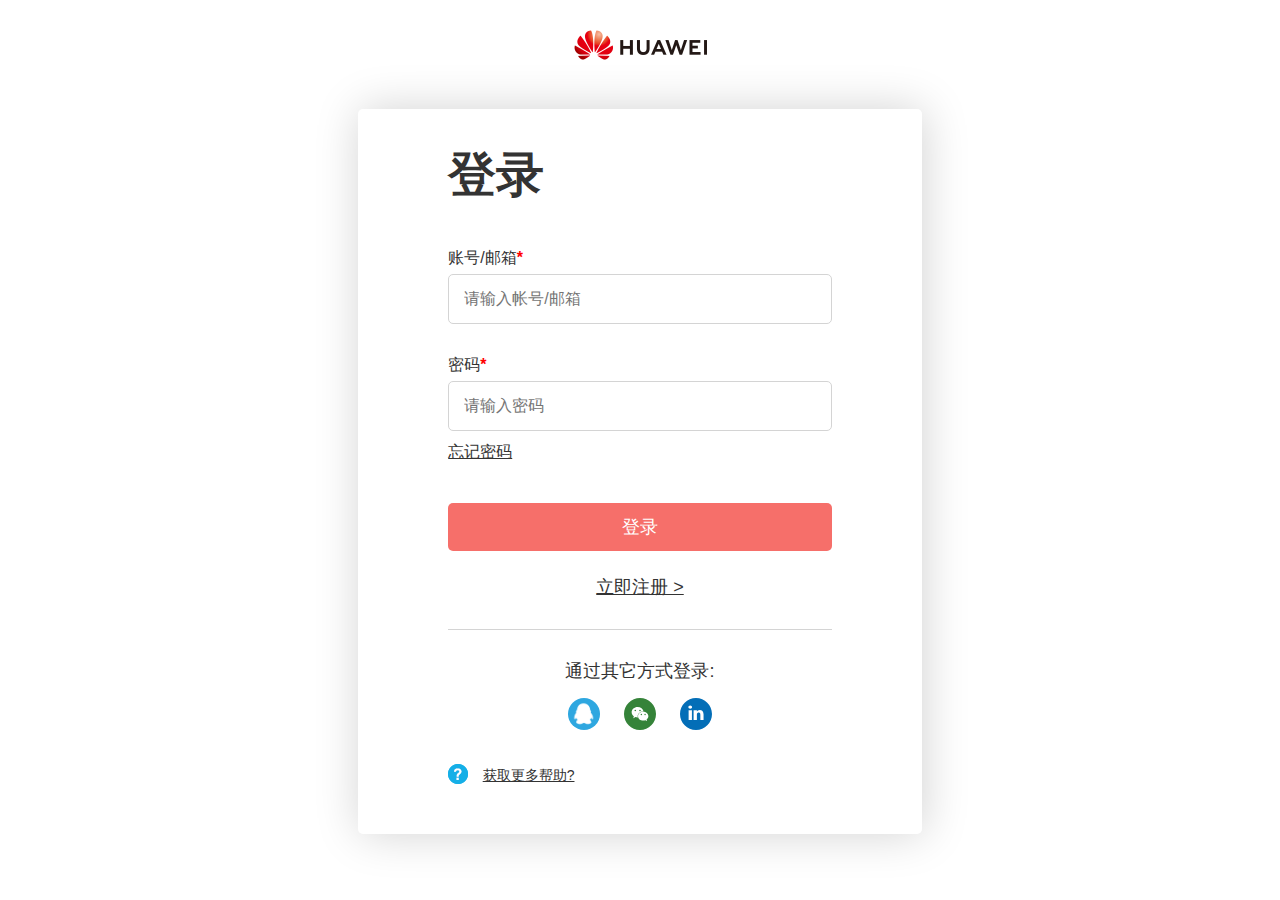
<file: login.html>
<!DOCTYPE html>
<html lang="cn">

<head>
    <meta charset="UTF-8">
    <meta name="viewport" content="width=device-width, initial-scale=1.0">
    <meta http-equiv="X-UA-Compatible" content="ie=edge">
    <title>登录 - 华为</title>
    <link rel="shortcut icon" href="favicon.ico" type="image/x-icon">
    <link rel="stylesheet" href="./lib/reset/reset.css">
    <link rel="stylesheet" href="./css/common.css">
    <link rel="stylesheet" href="./css/login.css">
</head>

<body>
    <div class="container">
        <div class="header">
            <div class="logo">
                <a href="">
                    <img src="./images/logo.png" alt="">
                </a>
            </div>
        </div>
        <div class="content">
            <h1>登录</h1>
            <form action="">
                <span>账号/邮箱<em>*</em></span>
                <input type="text" placeholder="请输入帐号/邮箱">
                <span>密码<em>*</em></span>
                <input type="password" placeholder="请输入密码">
                <a href="" class="forfot-powss">忘记密码</a>
                <div class="login-bth">
                    <a href="">登录</a>
                </div>
                <div class="create">
                    <a href="">立即注册 &gt;</a>
                </div>
                <div class="through">
                    <span>通过其它方式登录:</span>
                    <ul>
                        <li>
                            <a href="javascript:;" class="login-qq"></a>
                        </li>
                        <li>
                            <a href="javascript:;" class="share-weix"></a>
                        </li>
                        <li>
                            <a href="javascript:;" class="share-in"></a>
                        </li>
                    </ul>
                </div>
                <p class="help">
                    <span class="icon-help"></span>
                    <a href="">获取更多帮助? </a>
                </p>
            </form>
        </div>
    </div>
</body>

</html>
</file>
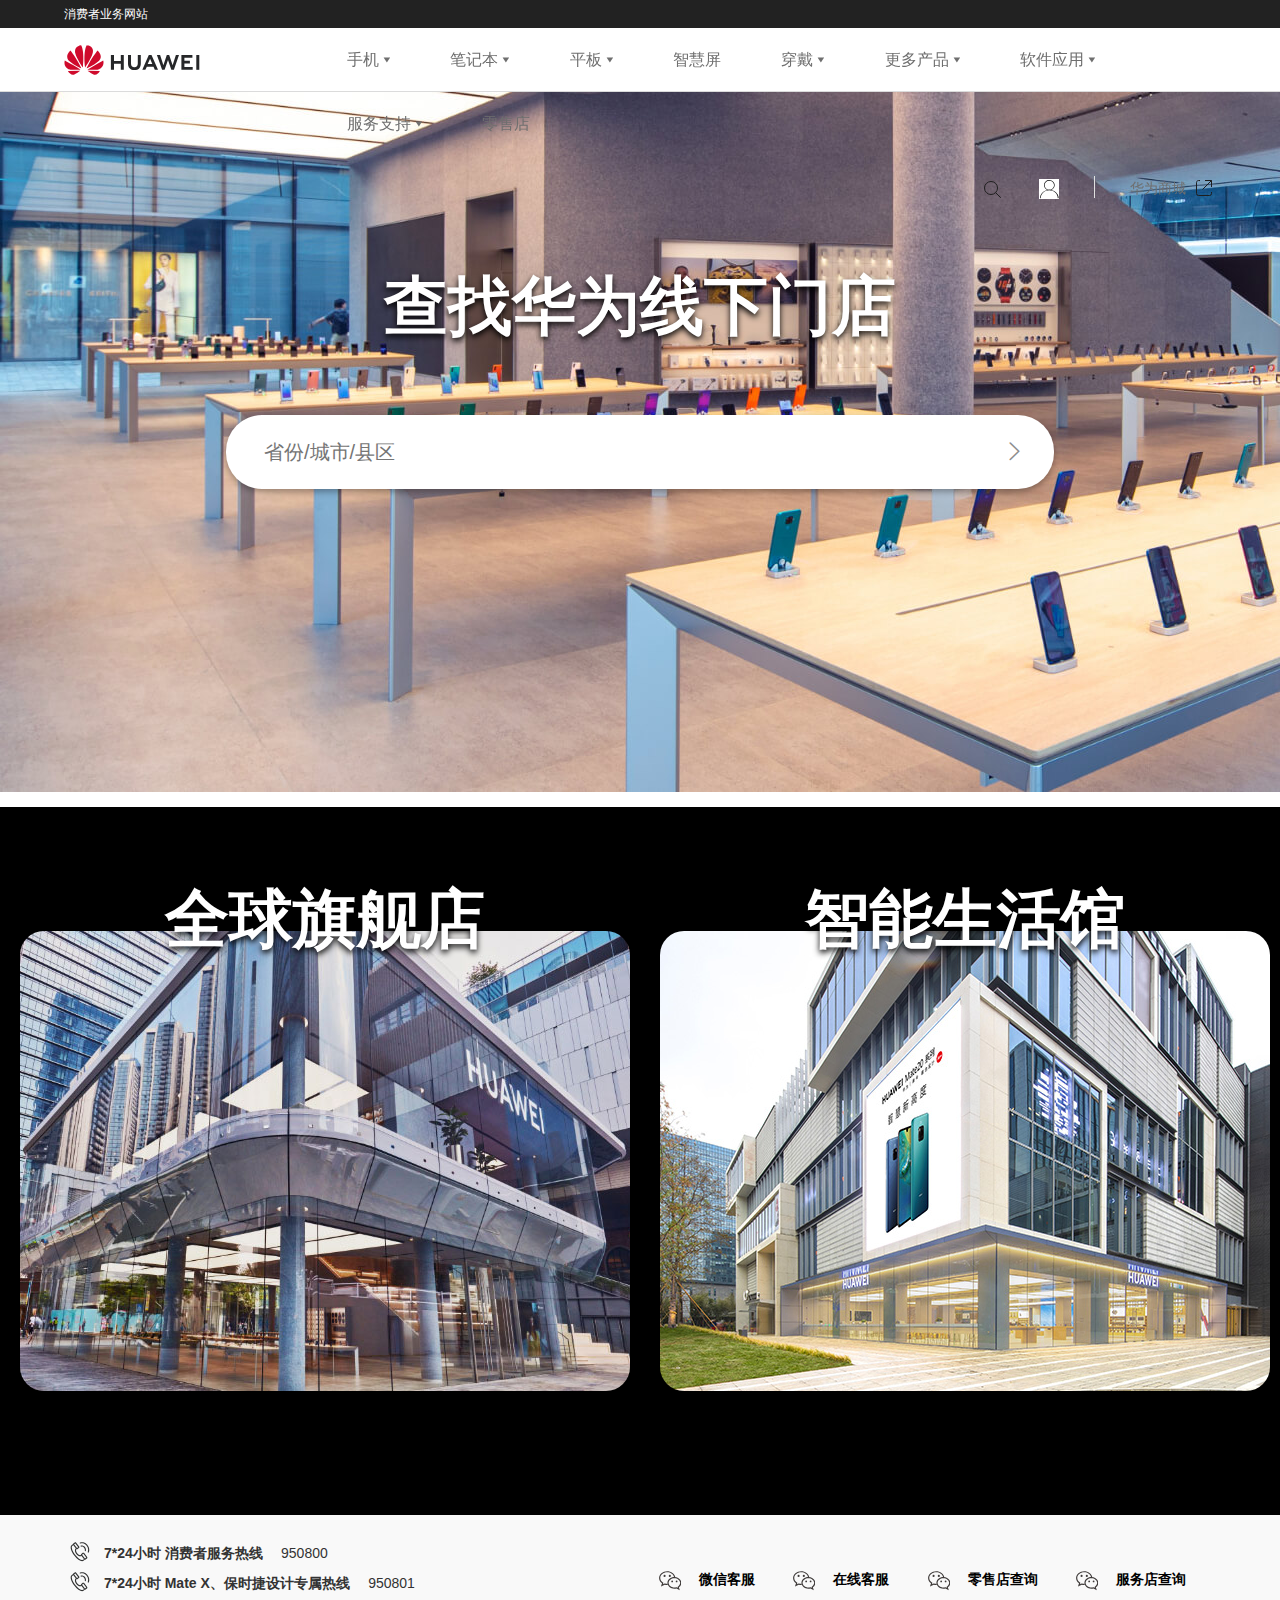
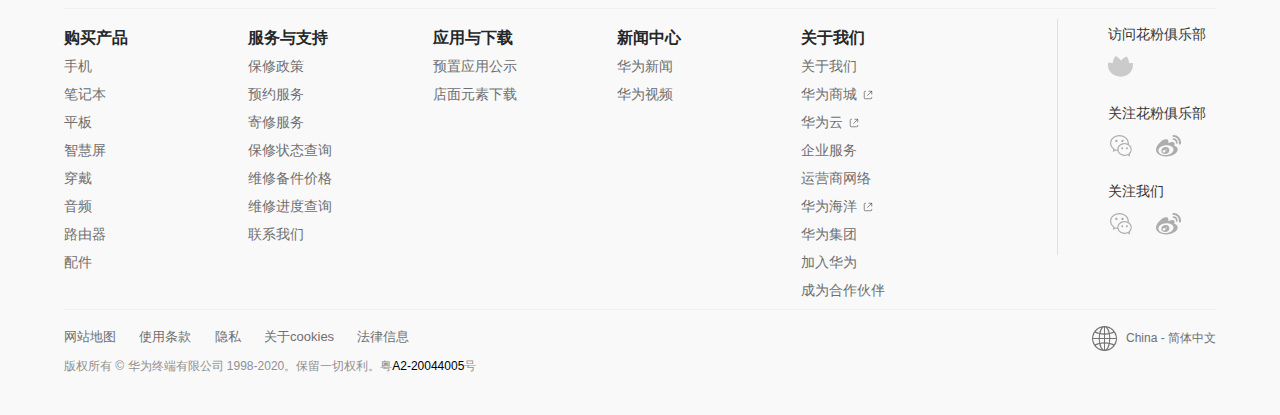
<file: stores.html>
<!DOCTYPE html>
<html lang="cn">

<head>
    <meta charset="UTF-8">
    <meta name="viewport" content="width=device-width, initial-scale=1.0">
    <meta http-equiv="X-UA-Compatible" content="ie=edge">
    <title>华为零售店</title>
    <link rel="shortcut icon" href="favicon.ico" type="image/x-icon">
    <!-- 使用百度CDN引入jQuery -->
    <script src="https://apps.bdimg.com/libs/jquery/2.1.4/jquery.min.js">
    </script>
    <link rel="stylesheet" href="./lib/normalize.css">
    <link rel="stylesheet" href="./css/common.css">
    <link rel="stylesheet" href="./css/header.css">
    <link rel="stylesheet" href="./css/footer.css">
    <link rel="stylesheet" href="./css/stores.css">

</head>

<body>
    <div class="topnav">
        <div class="left">
            <span>消费者业务网站</span><i class="header-gblnav-dficon"></i>
        </div>
    </div>
    <div class="nav clearfix">
        <a href="" class="logo"></a>
        <div class="nav-right">
            <ul>
                <li><a href="" class="jump-v3">手机</a></li>
                <li><a href="" class="jump-v3">笔记本</a></li>
                <li><a href="" class="jump-v3">平板</a></li>
                <li><a href="">智慧屏</a></li>
                <li><a href="" class="jump-v3">穿戴</a></li>
                <li><a href="" class="jump-v3">更多产品</a></li>
                <li><a href="" class="jump-v3">软件应用</a></li>
                <li><a href="" class="jump-v3">服务支持</a></li>
                <li><a href="">零售店</a></li>
            </ul>
            <div class="right-box">
                <a href="" class="search">
                    <svg width="24" height="24" xmlns="http://www.w3.org/2000/svg">
                        <g fill="none" fill-rule="evenodd" stroke="#1E1E1E">
                            <circle cx="11" cy="10" r="6.5"></circle>
                            <path d="M16 15l4.5 4.5" stroke-linecap="round" stroke-linejoin="round"></path>
                        </g>
                    </svg>
                </a>
                <a href="" class="login">
                    <svg class="login-btn" xmlns="http://www.w3.org/2000/svg" xmlns:xlink="http://www.w3.org/1999/xlink"
                        x="0px" y="0px" viewBox="0 0 24 24">
                        <rect y="0" fill="#FFFFFF" width="24" height="24"></rect>
                        <g>
                            <path
                                d="M14.7,13.2c3.3-1.3,4.9-4.9,3.6-8.1s-5-4.8-8.2-3.5S5.2,6.5,6.5,9.7c0.7,1.6,2,2.9,3.7,3.6l-0.1,0 M6.8,7.4   c0-3,2.5-5.4,5.6-5.4S18,4.4,18,7.4s-2.5,5.4-5.6,5.4S6.8,10.4,6.8,7.4z">
                            </path>
                            <g>
                                <path
                                    d="M22.9,23.2c-0.2,0-0.4-0.2-0.4-0.4c0-5.1-4.6-9.2-10.2-9.2S2.1,17.8,2.1,22.8c0,0.2-0.2,0.4-0.4,0.4S1.3,23,1.3,22.8    c0-1.3,0.3-2.6,0.9-3.9c0.6-1.2,1.3-2.2,2.4-3.1c1-0.9,2.2-1.6,3.5-2.1c1.4-0.5,2.8-0.8,4.3-0.8s2.9,0.3,4.3,0.8    c1.3,0.5,2.5,1.2,3.5,2.1c1,0.9,1.8,2,2.4,3.1c0.6,1.2,0.9,2.5,0.9,3.9C23.3,23,23.1,23.2,22.9,23.2L22.9,23.2z">
                                </path>
                            </g>
                        </g>
                    </svg>
                </a>
                <div class="shop-bag">
                    <span></span>
                    <a href="">华为商城
                        <svg width="24" height="24" xmlns="http://www.w3.org/2000/svg ">
                            <path d="M19.5 16v1.5a2 2 0 0 1-2 2h-11a2 2 0 0 1-2-2v-11c0-1.1.9-2 2-2H8m5 0h6.5V11m0-6.5l-9
                        9 " stroke="#1E1E1E " fill="none "></path>
                        </svg>
                    </a>
                </div>
            </div>
        </div>
    </div>
    <div class="box">
        <div class="stores-home">
            <div class="stores-banner-cnt">
                <div class="stores-banner-title">查找华为线下门店</div>
                <div class="stores-search-wrap">
                    <input class="stores-search" type="text" placeholder="省份/城市/县区">
                    <a href="javascript:;" class="stores-jump hwic_to_right"></a>
                </div>
            </div>
        </div>
        <div class="stores-content">
            <ul class="clearfix">
                <li>
                    <div class="stores-home-list">
                        <a class="a-common" href="" title="全球旗舰店">
                            <div class="stores-content-title">全球旗舰店</div>
                        </a>
                    </div>
                </li>
                <li>
                    <div class="stores-home-list">
                        <a class="a-common" href="" title="智能生活馆">
                            <div class="stores-content-title">智能生活馆</div>
                        </a>
                    </div>
                </li>
            </ul>
        </div>
    </div>
    <div class="footre">
        <div class="footer-cn-rmd">
            <div class="able-item">
                <span>7*24小时 消费者服务热线<i></i></span>
                <p>950800</p>
            </div>
            <div class="able-item">
                <span> 7*24小时 Mate X、保时捷设计专属热线<i></i></span>
                <p>950801</p>
            </div>
            <ul>
                <li>
                    <a href="">微信客服<i></i></a>
                    <span class="qrcode"><b></b></span>
                </li>
                <li><a href="">在线客服<i></i></a></li>
                <li><a href="">零售店查询<i></i></a></li>
                <li><a href="">服务店查询<i></i></a></li>
            </ul>
        </div>
        <div class="lr-box">
            <div class="l-box">
                <div class="footer-nav-list">
                    <h3>购买产品</h3>
                    <ul>
                        <li><a href="">手机</a></li>
                        <li><a href="">笔记本</a></li>
                        <li><a href="">平板</a></li>
                        <li><a href="">智慧屏</a></li>
                        <li><a href="">穿戴</a></li>
                        <li><a href="">音频</a></li>
                        <li><a href="">路由器</a></li>
                        <li><a href="">配件</a></li>
                    </ul>
                </div>
                <div class="footer-nav-list">
                    <h3>服务与支持</h3>
                    <ul>
                        <li><a href="">保修政策</a></li>
                        <li><a href="">预约服务</a></li>
                        <li><a href="">寄修服务</a></li>
                        <li><a href="">保修状态查询</a></li>
                        <li><a href="">维修备件价格</a></li>
                        <li><a href="">维修进度查询</a></li>
                        <li><a href="">联系我们</a></li>
                    </ul>
                </div>
                <div class="footer-nav-list">
                    <h3>应用与下载</h3>
                    <ul>
                        <li><a href="">预置应用公示</a></li>
                        <li><a href="">店面元素下载</a></li>
                    </ul>
                </div>
                <div class="footer-nav-list">
                    <h3>新闻中心</h3>
                    <ul>
                        <li><a href="">华为新闻</a></li>
                        <li><a href="">华为视频</a></li>
                    </ul>
                </div>
                <div class="footer-nav-list">
                    <h3>关于我们</h3>
                    <ul>
                        <li><a href="">关于我们</a></li>
                        <li>
                            <a href="">华为商城<svg xmlns="http://www.w3.org/2000/svg" width="24" height="24"
                                    viewBox="0 0 24 24">
                                    <path
                                        d="M19.5 16v1.5a2 2 0 0 1-2 2h-11a2 2 0 0 1-2-2v-11c0-1.1.9-2 2-2H8m5 0h6.5V11m0-6.5l-9 9"
                                        stroke="#1E1E1E" fill="none"></path>
                                </svg></a>
                        </li>
                        <li><a href="">华为云<svg xmlns="http://www.w3.org/2000/svg" width="24" height="24"
                                    viewBox="0 0 24 24">
                                    <path
                                        d="M19.5 16v1.5a2 2 0 0 1-2 2h-11a2 2 0 0 1-2-2v-11c0-1.1.9-2 2-2H8m5 0h6.5V11m0-6.5l-9 9"
                                        stroke="#1E1E1E" fill="none"></path>
                                </svg></a></li>
                        <li><a href="">企业服务</a></li>
                        <li><a href="">运营商网络</a></li>
                        <li><a href="">华为海洋<svg xmlns="http://www.w3.org/2000/svg" width="24" height="24"
                                    viewBox="0 0 24 24">
                                    <path
                                        d="M19.5 16v1.5a2 2 0 0 1-2 2h-11a2 2 0 0 1-2-2v-11c0-1.1.9-2 2-2H8m5 0h6.5V11m0-6.5l-9 9"
                                        stroke="#1E1E1E" fill="none"></path>
                                </svg></a></li>
                        <li><a href="">华为集团</a></li>
                        <li><a href="">加入华为</a></li>
                        <li><a href="">成为合作伙伴</a></li>
                    </ul>
                </div>
            </div>
            <div class="r-box">
                <div class="footer-right-area">
                    <div class="access-huawei-club">
                        <p>访问花粉俱乐部</p>
                        <a href="">
                            <svg xmlns="http://www.w3.org/2000/svg" xmlns:xlink="http://www.w3.org/1999/xlink"
                                width="25px" height="25px" viewBox="0 0 25 25" version="1.1">
                                <defs></defs>
                                <g id="5" stroke="none" stroke-width="1" fill="none" fill-rule="evenodd" opacity="0.6">
                                    <g id="huafen-fill" transform="translate(-1.000000, 2.000000)" fill="#ADADAD">
                                        <path
                                            d="M1.7574,6.4985 C1.6034,6.4985 1.4544,6.5145 1.3024,6.5195 C1.1104,7.3285 0.9994,8.1665 0.9994,9.0295 C0.9994,15.3015 6.3404,20.3845 12.9284,20.3845 C13.0824,20.3845 13.2314,20.3675 13.3834,20.3625 C13.5754,19.5545 13.6854,18.7165 13.6854,17.8525 C13.6854,11.5815 8.3454,6.4985 1.7574,6.4985"
                                            id="Fill-1"></path>
                                        <path
                                            d="M25.9332,7.436 C25.9172,7.283 25.8862,7.136 25.8662,6.986 C25.0412,6.877 24.1972,6.853 23.3372,6.941 C17.0992,7.582 12.5872,13.413 13.2592,19.966 C13.2752,20.119 13.3072,20.265 13.3282,20.416 C14.1522,20.525 14.9962,20.549 15.8562,20.46 C22.0942,19.821 26.6062,13.99 25.9332,7.436"
                                            id="Fill-4"></path>
                                        <path
                                            d="M9.0396,0.2133 C8.8856,0.1333 8.7276,0.0723 8.5716,0.0003 C7.9506,0.7303 7.3966,1.5323 6.9406,2.4183 C3.6236,8.8523 6.2996,16.8323 12.9156,20.2433 C13.0696,20.3223 13.2276,20.3833 13.3836,20.4563 C14.0046,19.7263 14.5576,18.9243 15.0146,18.0373 C18.3306,11.6043 15.6556,3.6233 9.0396,0.2133"
                                            id="Fill-6"></path>
                                        <path
                                            d="M20.1949,0.936 C20.1039,0.789 20.0009,0.655 19.9049,0.511 C18.9959,0.813 18.1059,1.211 17.2559,1.731 C11.0809,5.508 9.2239,13.717 13.1079,20.068 C13.1989,20.215 13.3019,20.349 13.3979,20.493 C14.3069,20.191 15.1969,19.792 16.0479,19.272 C22.2219,15.496 24.0789,7.287 20.1949,0.936"
                                            id="Fill-8"></path>
                                    </g>
                                </g>
                            </svg>
                        </a>
                    </div>
                    <div class="attention-huawei-club">
                        <p>关注花粉俱乐部</p>
                        <a href="">
                            <svg xmlns="http://www.w3.org/2000/svg" xmlns:xlink="http://www.w3.org/1999/xlink"
                                width="25px" height="25px" viewBox="0 0 25 25" version="1.1">
                                <defs>
                                    <polygon id="path-1" points="0 0 21.835 0 21.835 21.6269 0 21.6269"></polygon>
                                </defs>
                                <g id="微信" stroke="none" stroke-width="1" fill="none" fill-rule="evenodd">
                                    <g id="wechat" transform="translate(2.000000, 2.000000)">
                                        <mask id="mask-2" fill="white">
                                            <use xlink:href="#path-1"></use>
                                        </mask>
                                        <g id="Clip-2"></g>
                                        <path
                                            d="M16.898,12.2559 C16.363,12.2559 15.93,12.6899 15.93,13.2239 C15.93,13.7589 16.363,14.1929 16.898,14.1929 C17.433,14.1929 17.866,13.7589 17.866,13.2239 C17.866,12.6899 17.433,12.2559 16.898,12.2559 Z M12.252,12.2559 C11.716,12.2559 11.283,12.6899 11.283,13.2239 C11.283,13.7589 11.716,14.1929 12.252,14.1929 C12.786,14.1929 13.219,13.7589 13.219,13.2239 C13.219,12.6899 12.786,12.2559 12.252,12.2559 Z M20.625,14.5219 C20.625,11.6509 17.912,9.3179 14.575,9.3179 C11.237,9.3179 8.524,11.6509 8.524,14.5219 C8.524,17.3919 11.237,19.7249 14.575,19.7249 C15.489,19.7249 16.368,19.5529 17.186,19.2139 L17.716,18.9959 L18.221,19.2679 L18.63,19.4869 L18.592,19.1059 L18.529,18.4979 L18.979,18.0859 C20.04,17.1129 20.625,15.8479 20.625,14.5219 Z M17.931,8.8339 C17.934,8.8339 17.934,8.8359 17.936,8.8359 C17.936,8.8339 17.934,8.8339 17.931,8.8339 Z M18.077,8.9019 L18.091,8.9089 L18.077,8.9019 Z M18.219,8.9719 C18.229,8.9769 18.236,8.9819 18.246,8.9859 C18.236,8.9819 18.226,8.9769 18.219,8.9719 Z M18.36,9.0469 C18.375,9.0539 18.388,9.0639 18.403,9.0709 C18.388,9.0639 18.375,9.0539 18.36,9.0469 Z M18.5,9.1239 C18.522,9.1369 18.546,9.1509 18.568,9.1629 C18.544,9.1509 18.522,9.1369 18.5,9.1239 Z M18.638,9.2059 C18.684,9.2339 18.73,9.2619 18.776,9.2909 C18.73,9.2619 18.684,9.2339 18.638,9.2059 Z M6.058,14.3959 C6.469,14.5499 6.89,14.6759 7.319,14.7729 C7.314,14.6889 7.311,14.6059 7.311,14.5219 C7.311,10.9789 10.562,8.1079 14.572,8.1079 C15.666,8.1079 16.705,8.3199 17.633,8.7049 C17.653,8.5099 17.665,8.3089 17.665,8.1079 C17.665,4.3059 13.974,1.2099 9.436,1.2099 C4.898,1.2099 1.208,4.3059 1.208,8.1079 C1.208,9.0849 1.447,10.0319 1.921,10.9199 C2.389,11.7939 3.057,12.5659 3.909,13.2139 L4.449,13.6259 L4.378,14.3009 L4.32,14.8559 L5.053,14.4629 L5.54,14.2039 L6.058,14.3959 Z M19.794,18.9769 L20.068,21.6269 L17.648,20.3319 C16.714,20.7199 15.673,20.9349 14.572,20.9349 C11.157,20.9349 8.294,18.8539 7.519,16.0489 C6.861,15.9329 6.227,15.7559 5.627,15.5279 L2.882,16.9969 L3.175,14.1749 C1.229,12.6899 0,10.5209 0,8.1079 C0,3.6299 4.226,-0.0001 9.439,-0.0001 C14.652,-0.0001 18.877,3.6299 18.877,8.1079 C18.877,8.5099 18.843,8.9039 18.778,9.2909 C20.629,10.4529 21.835,12.3619 21.835,14.5219 C21.835,16.2519 21.058,17.8249 19.794,18.9769 Z M12.488,7.2349 C13.156,7.2349 13.699,6.6919 13.699,6.0239 C13.699,5.3559 13.156,4.8139 12.488,4.8139 C11.82,4.8139 11.278,5.3559 11.278,6.0239 C11.278,6.6919 11.82,7.2349 12.488,7.2349 Z M7.599,6.0239 C7.599,6.6919 7.057,7.2349 6.389,7.2349 C5.721,7.2349 5.179,6.6919 5.179,6.0239 C5.179,5.3559 5.721,4.8139 6.389,4.8139 C7.057,4.8139 7.599,5.3559 7.599,6.0239 Z"
                                            id="Fill-1" fill="#ADADAD" mask="url(#mask-2)"></path>
                                    </g>
                                </g>
                            </svg>
                        </a>
                        <a href="">
                            <svg xmlns="http://www.w3.org/2000/svg" xmlns:xlink="http://www.w3.org/1999/xlink"
                                width="25px" height="25px" viewBox="0 0 25 25" version="1.1">
                                <defs>
                                    <polygon id="path-1"
                                        points="0.409112938 0.5306 20 0.5306 20 19.5114153 0.409112938 19.5114153">
                                    </polygon>
                                </defs>
                                <g id="新浪" stroke="none" stroke-width="1" fill="none" fill-rule="evenodd">
                                    <g id="Page-1" transform="translate(0.000000, 1.000000)">
                                        <path
                                            d="M9.9584,21.0717 C5.7974,21.2657 2.4334,19.1797 2.4334,16.4037 C2.4334,13.6237 5.7974,11.3927 9.9584,11.2017 C14.1224,11.0097 17.4924,12.7247 17.4924,15.4987 C17.4924,18.2747 14.1224,20.8827 9.9584,21.0717 M18.8184,12.0497 C17.8304,11.8577 18.3104,11.3267 18.3104,11.3267 C18.3104,11.3267 19.2774,9.7317 18.1194,8.5727 C16.6844,7.1367 13.1934,8.7557 13.1934,8.7557 C11.8614,9.1707 12.2154,8.5677 12.4034,7.5427 C12.4034,6.3347 11.9904,4.2917 8.4404,5.4987 C4.8954,6.7127 1.8504,10.9637 1.8504,10.9637 C-0.2686,13.7907 0.0124,15.9727 0.0124,15.9727 C0.5414,20.7947 5.6634,22.1167 9.6474,22.4307 C13.8404,22.7587 19.4964,20.9857 21.2124,17.3427 C22.9274,13.6917 19.8104,12.2477 18.8184,12.0497"
                                            id="Fill-1" fill="#ADADAD"></path>
                                        <g id="Group-5" transform="translate(5.000000, 0.469800)">
                                            <mask id="mask-2" fill="white">
                                                <use xlink:href="#path-1"></use>
                                            </mask>
                                            <g id="Clip-4"></g>
                                            <path
                                                d="M12.5101,0.5306 C11.9381,0.5306 11.4741,0.9936 11.4741,1.5656 C11.4741,2.1376 11.9381,2.6016 12.5101,2.6016 C15.4981,2.6016 17.9291,5.0326 17.9291,8.0206 C17.9291,8.3536 17.8991,8.6886 17.8381,9.0116 L17.8511,9.0146 C17.8461,9.0536 17.8391,9.0926 17.8391,9.1326 C17.8391,9.7036 18.3021,10.1676 18.8741,10.1676 C19.3581,10.1676 19.7591,9.8366 19.8741,9.3896 L19.8751,9.3896 C19.8751,9.3876 19.8751,9.3846 19.8761,9.3836 C19.8951,9.3056 19.9081,9.2266 19.9081,9.1426 C19.9651,8.7716 20.0001,8.3966 20.0001,8.0206 C20.0001,3.8906 16.6401,0.5306 12.5101,0.5306 M5.5391,15.9636 C5.2751,16.1616 4.9491,16.1336 4.8091,15.8956 C4.6631,15.6646 4.7181,15.2936 4.9861,15.0986 C5.2961,14.8686 5.6181,14.9346 5.7581,15.1666 C5.8991,15.4026 5.7981,15.7586 5.5391,15.9636 M3.0721,18.0646 C2.2911,18.1556 1.6611,17.7066 1.6611,17.0516 C1.6611,16.4016 2.2211,15.7196 3.0021,15.6376 C3.9001,15.5516 4.4851,16.0696 4.4851,16.7216 C4.4851,17.3746 3.8511,17.9756 3.0721,18.0646 M4.1281,12.5626 C-0.0569,13.0516 0.4261,16.9716 0.4261,16.9716 C0.4261,16.9716 0.3841,18.2146 1.5491,18.8456 C3.9971,20.1726 6.5191,19.3696 7.7931,17.7246 C9.0681,16.0796 8.3201,12.0756 4.1281,12.5626"
                                                id="Fill-3" fill="#ADADAD" mask="url(#mask-2)"></path>
                                        </g>
                                        <path
                                            d="M17.5101,4.3432 C17.0331,4.3432 16.6471,4.7292 16.6471,5.2052 C16.6471,5.6822 17.0331,6.0692 17.5101,6.0692 C18.8451,6.0692 19.9321,7.1562 19.9321,8.4902 C19.9321,8.5972 19.9261,8.7012 19.9131,8.8022 L19.9331,8.8052 C19.9291,8.8402 19.9131,8.8692 19.9131,8.9052 C19.9131,9.3822 20.2991,9.7692 20.7761,9.7692 C21.2121,9.7692 21.5571,9.4402 21.6151,9.0192 L21.6251,9.0212 C21.6271,8.9992 21.6261,8.9762 21.6291,8.9542 C21.6291,8.9392 21.6391,8.9242 21.6391,8.9052 C21.6391,8.8972 21.6341,8.8882 21.6341,8.8802 C21.6461,8.7512 21.6581,8.6222 21.6581,8.4902 C21.6581,6.2032 19.7971,4.3432 17.5101,4.3432"
                                            id="Fill-6" fill="#ADADAD"></path>
                                    </g>
                                </g>
                            </svg>
                        </a>
                    </div>
                    <div class="focus-on-us">
                        <p>关注我们</p>
                        <a href="">
                            <svg xmlns="http://www.w3.org/2000/svg" xmlns:xlink="http://www.w3.org/1999/xlink"
                                width="25px" height="25px" viewBox="0 0 25 25" version="1.1">
                                <defs>
                                    <polygon id="path-1" points="0 0 21.835 0 21.835 21.6269 0 21.6269"></polygon>
                                </defs>
                                <g id="微信" stroke="none" stroke-width="1" fill="none" fill-rule="evenodd">
                                    <g id="wechat" transform="translate(2.000000, 2.000000)">
                                        <mask id="mask-2" fill="white">
                                            <use xlink:href="#path-1"></use>
                                        </mask>
                                        <g id="Clip-2"></g>
                                        <path
                                            d="M16.898,12.2559 C16.363,12.2559 15.93,12.6899 15.93,13.2239 C15.93,13.7589 16.363,14.1929 16.898,14.1929 C17.433,14.1929 17.866,13.7589 17.866,13.2239 C17.866,12.6899 17.433,12.2559 16.898,12.2559 Z M12.252,12.2559 C11.716,12.2559 11.283,12.6899 11.283,13.2239 C11.283,13.7589 11.716,14.1929 12.252,14.1929 C12.786,14.1929 13.219,13.7589 13.219,13.2239 C13.219,12.6899 12.786,12.2559 12.252,12.2559 Z M20.625,14.5219 C20.625,11.6509 17.912,9.3179 14.575,9.3179 C11.237,9.3179 8.524,11.6509 8.524,14.5219 C8.524,17.3919 11.237,19.7249 14.575,19.7249 C15.489,19.7249 16.368,19.5529 17.186,19.2139 L17.716,18.9959 L18.221,19.2679 L18.63,19.4869 L18.592,19.1059 L18.529,18.4979 L18.979,18.0859 C20.04,17.1129 20.625,15.8479 20.625,14.5219 Z M17.931,8.8339 C17.934,8.8339 17.934,8.8359 17.936,8.8359 C17.936,8.8339 17.934,8.8339 17.931,8.8339 Z M18.077,8.9019 L18.091,8.9089 L18.077,8.9019 Z M18.219,8.9719 C18.229,8.9769 18.236,8.9819 18.246,8.9859 C18.236,8.9819 18.226,8.9769 18.219,8.9719 Z M18.36,9.0469 C18.375,9.0539 18.388,9.0639 18.403,9.0709 C18.388,9.0639 18.375,9.0539 18.36,9.0469 Z M18.5,9.1239 C18.522,9.1369 18.546,9.1509 18.568,9.1629 C18.544,9.1509 18.522,9.1369 18.5,9.1239 Z M18.638,9.2059 C18.684,9.2339 18.73,9.2619 18.776,9.2909 C18.73,9.2619 18.684,9.2339 18.638,9.2059 Z M6.058,14.3959 C6.469,14.5499 6.89,14.6759 7.319,14.7729 C7.314,14.6889 7.311,14.6059 7.311,14.5219 C7.311,10.9789 10.562,8.1079 14.572,8.1079 C15.666,8.1079 16.705,8.3199 17.633,8.7049 C17.653,8.5099 17.665,8.3089 17.665,8.1079 C17.665,4.3059 13.974,1.2099 9.436,1.2099 C4.898,1.2099 1.208,4.3059 1.208,8.1079 C1.208,9.0849 1.447,10.0319 1.921,10.9199 C2.389,11.7939 3.057,12.5659 3.909,13.2139 L4.449,13.6259 L4.378,14.3009 L4.32,14.8559 L5.053,14.4629 L5.54,14.2039 L6.058,14.3959 Z M19.794,18.9769 L20.068,21.6269 L17.648,20.3319 C16.714,20.7199 15.673,20.9349 14.572,20.9349 C11.157,20.9349 8.294,18.8539 7.519,16.0489 C6.861,15.9329 6.227,15.7559 5.627,15.5279 L2.882,16.9969 L3.175,14.1749 C1.229,12.6899 0,10.5209 0,8.1079 C0,3.6299 4.226,-0.0001 9.439,-0.0001 C14.652,-0.0001 18.877,3.6299 18.877,8.1079 C18.877,8.5099 18.843,8.9039 18.778,9.2909 C20.629,10.4529 21.835,12.3619 21.835,14.5219 C21.835,16.2519 21.058,17.8249 19.794,18.9769 Z M12.488,7.2349 C13.156,7.2349 13.699,6.6919 13.699,6.0239 C13.699,5.3559 13.156,4.8139 12.488,4.8139 C11.82,4.8139 11.278,5.3559 11.278,6.0239 C11.278,6.6919 11.82,7.2349 12.488,7.2349 Z M7.599,6.0239 C7.599,6.6919 7.057,7.2349 6.389,7.2349 C5.721,7.2349 5.179,6.6919 5.179,6.0239 C5.179,5.3559 5.721,4.8139 6.389,4.8139 C7.057,4.8139 7.599,5.3559 7.599,6.0239 Z"
                                            id="Fill-1" fill="#ADADAD" mask="url(#mask-2)"></path>
                                    </g>
                                </g>
                            </svg>
                        </a>
                        <a href="">
                            <svg xmlns="http://www.w3.org/2000/svg" xmlns:xlink="http://www.w3.org/1999/xlink"
                                width="25px" height="25px" viewBox="0 0 25 25" version="1.1">
                                <defs>
                                    <polygon id="path-1"
                                        points="0.409112938 0.5306 20 0.5306 20 19.5114153 0.409112938 19.5114153">
                                    </polygon>
                                </defs>
                                <g id="新浪" stroke="none" stroke-width="1" fill="none" fill-rule="evenodd">
                                    <g id="Page-1" transform="translate(0.000000, 1.000000)">
                                        <path
                                            d="M9.9584,21.0717 C5.7974,21.2657 2.4334,19.1797 2.4334,16.4037 C2.4334,13.6237 5.7974,11.3927 9.9584,11.2017 C14.1224,11.0097 17.4924,12.7247 17.4924,15.4987 C17.4924,18.2747 14.1224,20.8827 9.9584,21.0717 M18.8184,12.0497 C17.8304,11.8577 18.3104,11.3267 18.3104,11.3267 C18.3104,11.3267 19.2774,9.7317 18.1194,8.5727 C16.6844,7.1367 13.1934,8.7557 13.1934,8.7557 C11.8614,9.1707 12.2154,8.5677 12.4034,7.5427 C12.4034,6.3347 11.9904,4.2917 8.4404,5.4987 C4.8954,6.7127 1.8504,10.9637 1.8504,10.9637 C-0.2686,13.7907 0.0124,15.9727 0.0124,15.9727 C0.5414,20.7947 5.6634,22.1167 9.6474,22.4307 C13.8404,22.7587 19.4964,20.9857 21.2124,17.3427 C22.9274,13.6917 19.8104,12.2477 18.8184,12.0497"
                                            id="Fill-1" fill="#ADADAD"></path>
                                        <g id="Group-5" transform="translate(5.000000, 0.469800)">
                                            <mask id="mask-2" fill="white">
                                                <use xlink:href="#path-1"></use>
                                            </mask>
                                            <g id="Clip-4"></g>
                                            <path
                                                d="M12.5101,0.5306 C11.9381,0.5306 11.4741,0.9936 11.4741,1.5656 C11.4741,2.1376 11.9381,2.6016 12.5101,2.6016 C15.4981,2.6016 17.9291,5.0326 17.9291,8.0206 C17.9291,8.3536 17.8991,8.6886 17.8381,9.0116 L17.8511,9.0146 C17.8461,9.0536 17.8391,9.0926 17.8391,9.1326 C17.8391,9.7036 18.3021,10.1676 18.8741,10.1676 C19.3581,10.1676 19.7591,9.8366 19.8741,9.3896 L19.8751,9.3896 C19.8751,9.3876 19.8751,9.3846 19.8761,9.3836 C19.8951,9.3056 19.9081,9.2266 19.9081,9.1426 C19.9651,8.7716 20.0001,8.3966 20.0001,8.0206 C20.0001,3.8906 16.6401,0.5306 12.5101,0.5306 M5.5391,15.9636 C5.2751,16.1616 4.9491,16.1336 4.8091,15.8956 C4.6631,15.6646 4.7181,15.2936 4.9861,15.0986 C5.2961,14.8686 5.6181,14.9346 5.7581,15.1666 C5.8991,15.4026 5.7981,15.7586 5.5391,15.9636 M3.0721,18.0646 C2.2911,18.1556 1.6611,17.7066 1.6611,17.0516 C1.6611,16.4016 2.2211,15.7196 3.0021,15.6376 C3.9001,15.5516 4.4851,16.0696 4.4851,16.7216 C4.4851,17.3746 3.8511,17.9756 3.0721,18.0646 M4.1281,12.5626 C-0.0569,13.0516 0.4261,16.9716 0.4261,16.9716 C0.4261,16.9716 0.3841,18.2146 1.5491,18.8456 C3.9971,20.1726 6.5191,19.3696 7.7931,17.7246 C9.0681,16.0796 8.3201,12.0756 4.1281,12.5626"
                                                id="Fill-3" fill="#ADADAD" mask="url(#mask-2)"></path>
                                        </g>
                                        <path
                                            d="M17.5101,4.3432 C17.0331,4.3432 16.6471,4.7292 16.6471,5.2052 C16.6471,5.6822 17.0331,6.0692 17.5101,6.0692 C18.8451,6.0692 19.9321,7.1562 19.9321,8.4902 C19.9321,8.5972 19.9261,8.7012 19.9131,8.8022 L19.9331,8.8052 C19.9291,8.8402 19.9131,8.8692 19.9131,8.9052 C19.9131,9.3822 20.2991,9.7692 20.7761,9.7692 C21.2121,9.7692 21.5571,9.4402 21.6151,9.0192 L21.6251,9.0212 C21.6271,8.9992 21.6261,8.9762 21.6291,8.9542 C21.6291,8.9392 21.6391,8.9242 21.6391,8.9052 C21.6391,8.8972 21.6341,8.8882 21.6341,8.8802 C21.6461,8.7512 21.6581,8.6222 21.6581,8.4902 C21.6581,6.2032 19.7971,4.3432 17.5101,4.3432"
                                            id="Fill-6" fill="#ADADAD"></path>
                                    </g>
                                </g>
                            </svg>
                        </a>
                    </div>
                </div>
            </div>
        </div>
        <div class="footer-bottom">
            <ul>
                <li><a href="">网站地图</a></li>
                <li><a href="">使用条款</a></li>
                <li><a href="">隐私</a></li>
                <li><a href="">关于cookies</a></li>
                <li><a href="">法律信息</a></li>
            </ul>
            <a href="" class="region-change">
                <img src="./images/en.png" alt="">
                <span>China - 简体中文</span>
            </a>
            <p class="copyright-holder">版权所有 © 华为终端有限公司 1998-2020。保留一切权利。粤<a href="">A2-20044005</a>号</p>
        </div>
    </div>
</body>

</html>
</file>
<file: css/common.css>
/* 清除浮动 */
.clearfix:after,
.clearfix:before {
    content: "";
    display: table;
}

.clearfix:after {
    clear: both;
}

.clearfix {
    *zoom: 1;
}

/* 版心 */
.container {
    position: relative;
    width: 1128px;
    padding: 0 11px;
    margin: 0 auto;
}

/* 字体图标 */
@font-face {
    font-family: 'corpfont';
    src:  url('../fonts/corpfont.eot?utuc4q');
    src:  url('../fonts/corpfont.eot?utuc4q#iefix') format('embedded-opentype'),
      url('../fonts/corpfont.ttf?utuc4q') format('truetype'),
      url('../fonts/corpfont.woff?utuc4q') format('woff'),
      url('../fonts/corpfont.svg?utuc4q#corpfont') format('svg');
    font-weight: normal;
    font-style: normal;
  }
  
  [class^="hwic_"], [class*=" hwic_"] {
    /* use !important to prevent issues with browser extensions that change fonts */
    font-family: 'corpfont' !important;
    speak: none;
    font-style: normal;
    font-weight: normal;
    font-variant: normal;
    text-transform: none;
    line-height: 1;
  
    /* Better Font Rendering =========== */
    -webkit-font-smoothing: antialiased;
    -moz-osx-font-smoothing: grayscale;
  }
  .hwic_smart-screen:before {
    content: "\e936";
  }
  .hwic_emui:before {
    content: "\e937";
  }
  .hwic_smarthome-navbar:before {
    content: "\e92e";
  }
  .hwic_Wearables-navbar:before {
    content: "\e92f";
  }
  .hwic_tablets-navbar:before {
    content: "\e930";
  }
  .hwic_solutions-nav:before {
    content: "\e931";
  }
  .hwic_pc-navbar:before {
    content: "\e932";
  }
  .hwic_mobile-navbar:before {
    content: "\e933";
  }
  .hwic_accessories-navbar:before {
    content: "\e934";
  }
  .hwic_mobile-nav:before {
    content: "\e935";
  }
  .hwic_icon_nav_phones:before {
    content: "\e92c";
  }
  .hwic_icon_nav_pc:before {
    content: "\e92d";
  }
  .hwic_icon_rss:before {
    content: "\e92b";
  }
  .hwic_icon_link:before {
    content: "\e92a";
  }
  .hwic_icon_camera:before {
    content: "\e929";
  }
  .hwic_toutiao:before {
    content: "\e927";
  }
  .hwic_zhihu:before {
    content: "\e928";
  }
  .hwic_icon_pic:before {
    content: "\e926";
  }
  .hwic_icon_VK1:before {
    content: "\e919";
  }
  .hwic_icon_habrahabr:before {
    content: "\e924";
  }
  .hwic_icon_instagram:before {
    content: "\e925";
  }
  .hwic_icon_print2:before {
    content: "\e922";
  }
  .hwic_icon_print3:before {
    content: "\e923";
  }
  .hwic_icon_print:before {
    content: "\e91c";
  }
  .hwic_icon_building:before {
    content: "\e91d";
  }
  .hwic_icon_time:before {
    content: "\e91f";
  }
  .hwic_icon_user:before {
    content: "\e920";
  }
  .hwic_open-in-new3:before {
    content: "\e921";
  }
  .hwic_open-in-new-3:before {
    content: "\e900";
  }
  .hwic_open-in-new-2:before {
    content: "\e90e";
  }
  .hwic_download:before {
    content: "\e913";
  }
  .hwic_download2:before {
    content: "\e918";
  }
  .hwic_remove:before {
    content: "\e15b";
  }
  .hwic_to_left:before {
    content: "\e901";
  }
  .hwic_to_right:before {
    content: "\e902";
  }
  .hwic_lamp:before {
    content: "\e903";
  }
  .hwic_down:before {
    content: "\e904";
  }
  .hwic_lock:before {
    content: "\e905";
  }
  .hwic_sharing_email:before {
    content: "\e906";
  }
  .hwic_add:before {
    content: "\e907";
  }
  .hwic_sharing_print:before {
    content: "\e908";
  }
  .hwic_sharing_share:before {
    content: "\e909";
  }
  .hwic_browser:before {
    content: "\e90a";
  }
  .hwic_sharing_wechat:before {
    content: "\e90b";
  }
  .hwic_cross:before {
    content: "\e90c";
  }
  .hwic_dehaze:before {
    content: "\e90d";
  }
  .hwic_email:before {
    content: "\e90f";
  }
  .hwic_files:before {
    content: "\e910";
  }
  .hwic_top:before {
    content: "\e911";
  }
  .hwic_pdf:before {
    content: "\e914";
  }
  .hwic_left:before {
    content: "\e915";
  }
  .hwic_right:before {
    content: "\e916";
  }
  .hwic_search:before {
    content: "\e917";
  }
  .hwic_telphone:before {
    content: "\e91a";
  }
  .hwic_tick:before {
    content: "\e91b";
  }
  .hwic_zoom-out:before {
    content: "\e91e";
  }
  .hwic_play2:before {
    content: "\ea1c";
  }
  .hwic_google-plus:before {
    content: "\ea8b";
  }
  .hwic_facebook:before {
    content: "\ea91";
  }
  .hwic_twitter:before {
    content: "\ea96";
  }
  .hwic_sina-weibo:before {
    content: "\ea9a";
  }
  .hwic_youtube:before {
    content: "\ea9d";
  }
  .hwic_linkedin:before {
    content: "\eaca";
  }
  .hwic_caret_left:before {
    content: "\f0d9";
  }
  .hwic_caret_right:before {
    content: "\f0da";
  }
  .hwic_sort_desc:before {
    content: "\f0dd";
  }
  .hwic_sort_asc:before {
    content: "\f0de";
  }
  .hwic_to-right:before {
    content: "\e912";
  }
</file>
<file: css/header.css>
.topnav {
  position: fixed;
  top: 0;
  left: 0;
  width: 100%;
  height: 28px;
  background-color: #222;
  padding: 0 5%;
  box-sizing: border-box;
  z-index: 10;
}
.topnav .left {
  color: #fff;
  line-height: 28px;
}
.topnav .left span {
  font-size: 12px;
  vertical-align: top;
}
.nav {
  position: fixed;
  top: 28px;
  left: 0;
  float: left;
  width: 100%;
  height: 64px;
  background-color: #fff;
  border-bottom: 1px solid #dbdbdb;
  padding: 0 5%;
  box-sizing: border-box;
  z-index: 10;
}
.nav .logo {
  display: inline-block;
  width: 153px;
  height: 34px;
  background: url(../images/v3-icon.svg) no-repeat;
  background-position: -29px -26px;
  margin-top: 16px;
}
.nav-right {
  float: right;
  width: calc(100% - 283px);
}
.nav-right ul {
  float: left;
  display: inline-block;
}
.nav-right li {
  display: inline-block;
  margin-right: 57px;
}
.nav-right li:nth-child(4) a:after {
  content: "";
}
.nav-right a {
  font-size: 16px;
  color: #6f6f6f;
  line-height: 64px;
}
.nav-right .jump-v3 {
  position: relative;
  padding-right: 11px;
}
.nav-right .jump-v3:after {
  content: "";
  position: absolute;
  top: 50%;
  right: 0;
  margin-top: -3px;
  width: 7px;
  height: 6px;
  display: inline-block;
  background: url(../images/v3-icon.svg) no-repeat;
  background-position: -21px -96px;
}
.nav-right .right-box {
  float: right;
  vertical-align: top;
}
.nav-right .right-box .search {
  float: left;
  display: block;
  width: 24px;
  height: 24px;
  background-image: url(../images/v3-icon.svg);
  background-position: 0 0;
  margin-top: 9px;
}
.nav-right .right-box .login {
  float: left;
  display: block;
  width: 20px;
  height: 20px;
  background-image: url(../images/v3-icon.svg);
  background-position: 0 0;
  margin-top: 6px;
  margin-left: 35px;
}
.nav-right .right-box span {
  float: left;
  display: inline-block;
  width: 1px;
  height: 22px;
  background-color: #e0e0e0;
  margin-top: 20px;
  margin-right: 35px;
}
.nav-right .right-box .shop-bag {
  float: left;
  margin-left: 35px;
}
.nav-right .right-box .shop-bag a {
  position: relative;
  padding-right: 30px;
  font-size: 14px;
}
.nav-right .right-box .shop-bag svg {
  position: absolute;
  top: -4px;
  right: 0;
}
</file>
<file: css/footer.css>
.footre {
  position: relative;
  padding: 0 5%;
  background-color: #f9f9f9;
}
.footre .footer-cn-rmd {
  position: relative;
  width: 100%;
  height: 50px;
  padding-bottom: 20px;
  border-bottom: 1px solid #f0f0f0;
  padding-top: 23px;
}
.footre .footer-cn-rmd ul {
  position: absolute;
  bottom: 20px;
  right: 0;
}
.footre .footer-cn-rmd li {
  position: relative;
  display: inline-block;
  margin-right: 30px;
}
.footre .footer-cn-rmd li:hover a {
  color: #c9282c;
}
.footre .footer-cn-rmd li:nth-child(1):hover .qrcode {
  display: block;
}
.footre .footer-cn-rmd a {
  position: relative;
  padding-left: 45px;
  font-size: 14px;
  font-weight: 700;
  color: #000;
}
.footre .footer-cn-rmd i {
  display: block;
  position: absolute;
  top: -4px;
  left: 0;
  width: 30px;
  height: 30px;
  background: url(../images/img_con_v27_icon_sprite_svg.svg) no-repeat;
  background-position: -46px -193px;
  transform: scale(0.8);
}
.footre .footer-cn-rmd .qrcode {
  display: none;
  position: absolute;
  top: -130px;
  left: 0;
  z-index: 2;
  padding: 5px;
  background-color: #fff;
  border: 1px solid #999;
  box-shadow: 0 0 4px rgba(0, 0, 0, 0.5);
}
.footre .footer-cn-rmd .qrcode b {
  display: block;
  width: 108px;
  height: 108px;
  background: url(../images/img_cn_ewm.png) no-repeat;
  background-position: -109px 0;
}
.footre .able-item span {
  display: inline-block;
  position: relative;
  font-size: 14px;
  padding-left: 40px;
  margin-right: 15px;
  font-weight: 700;
  line-height: 30px;
}
.footre .able-item i {
  display: block;
  position: absolute;
  top: 0;
  left: 0;
  width: 30px;
  height: 30px;
  background: url(../images/img_con_v27_icon_sprite_svg.svg) no-repeat;
  background-position: 2px -193px;
  transform: scale(0.8);
}
.footre p {
  display: inline-block;
  font-size: 14px;
}
.lr-box {
  position: relative;
  width: 100%;
  box-sizing: border-box;
  border-bottom: 1px solid #f0f0f0;
}
.l-box {
  display: inline-block;
  width: 80%;
  font-size: 0;
}
.l-box .footer-nav-list {
  display: inline-block;
  width: 20%;
  margin-top: 10px;
  vertical-align: top;
}
.l-box .footer-nav-list h3 {
  width: 100%;
  font-size: 16px;
  color: #242728;
  margin-bottom: 10px;
}
.l-box .footer-nav-list ul {
  width: 100%;
}
.l-box .footer-nav-list li {
  width: 100%;
}
.l-box .footer-nav-list li:hover a {
  text-decoration: underline;
}
.l-box .footer-nav-list a {
  display: block;
  width: 100%;
  font-size: 14px;
  color: #6f6f6f;
  margin-bottom: 10px;
  line-height: 18px;
  font-weight: 100;
}
.l-box .footer-nav-list svg {
  display: inline-block;
  width: 12px;
  height: 12px;
  transform: translateY(2px);
  margin-left: 5px;
}
.r-box {
  display: inline-block;
  position: absolute;
  top: 10px;
  right: 0;
  padding-left: 50px;
  padding-right: 10px;
  border-left: 1px solid #e0e0e0;
}
.r-box .footer-right-area > div {
  margin-bottom: 15px;
}
.r-box .attention-huawei-club a:nth-last-child(2) {
  position: relative;
}
.r-box .attention-huawei-club a:nth-last-child(2):hover:after {
  opacity: 1;
  content: "";
  position: absolute;
  background: url(../images/img_cn_ewm.png);
  width: 80px;
  height: 80px;
  top: -100px;
  left: 0;
  border: solid 1px #999;
  -webkit-box-shadow: 0 0 4px rgba(0, 0, 0, 0.5);
  box-shadow: 0 0 4px rgba(0, 0, 0, 0.5);
  background-position: -217px -188px;
}
.r-box .focus-on-us a:nth-last-child(2) {
  position: relative;
}
.r-box .focus-on-us a:nth-last-child(2):hover:after {
  opacity: 1;
  content: "";
  position: absolute;
  background: url(../images/img_cn_ewm.png);
  width: 108px;
  height: 108px;
  top: -126px;
  left: 0;
  border: solid 1px #999;
  -webkit-box-shadow: 0 0 4px rgba(0, 0, 0, 0.5);
  box-shadow: 0 0 4px rgba(0, 0, 0, 0.5);
}
.r-box p {
  display: block;
  margin-bottom: 5px;
  line-height: 30px;
}
.r-box svg {
  margin-right: 20px;
}
.footer-bottom {
  position: relative;
  width: 100%;
  padding-top: 20px;
  padding-bottom: 40px;
}
.footer-bottom ul {
  display: inline-block;
}
.footer-bottom li {
  display: inline-block;
  margin-right: 20px;
}
.footer-bottom li a {
  color: #6f6f6f;
  font-size: 13px;
}
.footer-bottom .region-change {
  display: inline-block;
  position: absolute;
  top: 16px;
  right: 0;
}
.footer-bottom .region-change img {
  width: 25px;
  margin-right: 6px;
}
.footer-bottom .region-change span {
  line-height: 25px;
  color: #6f6f6f;
}
.footer-bottom p {
  display: block;
  font-size: 12px;
  margin-top: 12px;
  color: #909090;
}
.footer-bottom p a {
  color: #000;
  line-height: 18px;
}
</file>
<file: css/laptops.css>
.box {
  width: 100%;
  margin-top: 92px;
  background-color: #fff;
}
.box .plp-ul {
  width: 100%;
  font-size: 0;
}
.box .plp-li {
  display: inline-block;
  width: 25%;
}
.box .plp-item {
  width: 100%;
  height: 100%;
  padding: 64px 0 56px 0;
  box-sizing: border-box;
  text-align: center;
}
.box .plp-item-imglink {
  display: block;
  width: 380px;
  height: 270px;
  text-align: center;
  margin: 0 17px;
  overflow: hidden;
}
.box .plp-item-imglink img {
  display: none;
  max-height: 270px;
}
.box .plp-item-imglink img:nth-child(1) {
  display: inline-block;
}
.box .plp-item-colorname {
  height: 20px;
  line-height: 20px;
  color: #242728;
  text-align: center;
  font-size: 15px;
  margin-top: 24px;
}
.box .plp-item-colorlist-box {
  width: 322px;
  height: 44px;
  margin: 0 auto;
  overflow: hidden;
  text-align: center;
}
.box .plp-item-colorlist-box ul {
  display: inline-block;
}
.box .plp-item-colorlist-box li {
  display: inline-block;
  height: 24px;
  width: 24px;
  border: 1px solid transparent;
  border-radius: 50%;
  margin: 4px 10px 4px 10px;
  cursor: pointer;
  direction: ltr;
}
.box .plp-item-colorlist-box b {
  display: block;
  margin: 3px;
  height: 18px;
  width: 18px;
  border-radius: 50%;
  background-color: #333;
}
.box .plp-item-colorlist-box .plp-item-coloritem-active {
  border-color: #9c9c9c;
}
.box p {
  text-align: center;
  margin-top: 12px;
}
.box p a {
  font-size: 18px;
  font-weight: 700;
  color: #000;
}
.box p a:hover {
  text-decoration: underline;
}
.box button {
  display: inline-block;
  width: 320px;
  height: 42px;
  background-color: #fff;
  border: 1px solid #6f6f6f;
  padding: 8px 14px;
  border-radius: 4px;
  margin: 22px auto 0;
  box-sizing: border-box;
}
.box button:hover {
  background-color: #ad0824;
  border-color: #ad0824;
  color: #fff;
}
.box button:hover svg {
  stroke: #fff;
}
.box button span {
  display: inline-block;
  text-align: center;
}
.box button i {
  float: left;
  margin-right: 10px;
}
.box button i svg {
  stroke: #242728;
}
.box button b {
  float: left;
  font-weight: 400;
  font-size: 15px;
  margin-top: 4px;
}
.box .plp-item-constrast {
  width: 320px;
  height: 18px;
  margin: 22px 46px 0;
  text-align: left;
}
.box .plp-item-constrast input {
  margin-right: 8px;
  width: 16px;
  height: 16px;
  float: left;
  width: 15px;
  height: 15px;
  margin-top: 1px;
  margin-right: 7px;
  display: none;
}
.box .plp-item-constrast i {
  float: left;
  width: 14px;
  height: 14px;
  margin-right: 7px;
  border: 1px solid #979797;
  margin-top: 1px;
}
.box .plp-item-constrast b {
  font-weight: 400;
  font-size: 16px;
}
.box .remark-text {
  text-align: left;
  margin: 0 5%;
  padding: 20px 0;
}
.plp-li {
  width: 25%;
  padding: 0 30px;
  box-sizing: border-box;
  border-right: 1px solid #e0e0e0;
  border-bottom: 1px solid #e0e0e0;
}
.plp-li:nth-child(1) .plp-item-colorlist-box li:nth-child(1) b {
  background-color: #e8e8e8;
}
.plp-li:nth-child(1) .plp-item-colorlist-box li:nth-child(2) b {
  background-color: #7a7a7a;
}
.plp-li:nth-child(2) .plp-item-colorlist-box li:nth-child(1) b {
  background-color: #e8e8e8;
}
.plp-li:nth-child(2) .plp-item-colorlist-box li:nth-child(2) b {
  background-color: #7a7a7a;
}
.plp-li:nth-child(3) .plp-item-colorlist-box li:nth-child(1) b {
  background-color: #e8e8e8;
}
.plp-li:nth-child(3) .plp-item-colorlist-box li:nth-child(2) b {
  background-color: #666666;
}
.plp-li:nth-child(3) .plp-item-colorlist-box li:nth-child(3) b {
  background-color: #e6bfae;
}
.plp-li:nth-child(4) .plp-item-colorlist-box li:nth-child(1) b {
  background-color: #666666;
}
.plp-li:nth-child(4) .plp-item-colorlist-box li:nth-child(2) b {
  background-color: #e8e8e8;
}
.plp-li:nth-child(5) .plp-item-colorlist-box li:nth-child(1) b {
  background-color: #586169;
}
.plp-li:nth-child(5) .plp-item-colorlist-box li:nth-child(2) b {
  background-color: #1669af;
}
.plp-li:nth-child(6) .plp-item-colorlist-box li:nth-child(1) b {
  background-color: #e8e8e8;
}
.plp-li:nth-child(6) .plp-item-colorlist-box li:nth-child(2) b {
  background-color: #7a7a7a;
}
.plp-li:nth-child(6) .plp-item-colorlist-box li:nth-child(3) b {
  background-color: #e6bfae;
}
.plp-li:nth-child(7) .plp-item-colorlist-box li:nth-child(1) b {
  background-color: #7a7a7a;
}
.plp-li:nth-child(7) .plp-item-colorlist-box li:nth-child(2) b {
  background-color: #e9ddb7;
}
.plp-li:nth-child(7) .plp-item-colorlist-box li:nth-child(3) b {
  background-color: #e6bfae;
}
.plp-li:nth-child(8) .plp-item-colorlist-box li:nth-child(1) b {
  background-color: #e8e8e8;
}
.plp-li:nth-child(8) .plp-item-colorlist-box li:nth-child(2) b {
  background-color: #0d0d0d;
}
.plp-li:nth-child(8) .plp-item-colorlist-box li:nth-child(3) b {
  background-color: #7a7a7a;
}
</file>
<file: css/login.css>
.header {
  width: 100%;
}
.header .logo {
  margin-top: 30px;
  margin-bottom: 45px;
  text-align: center;
  max-width: 133px;
  margin-left: auto;
  margin-right: auto;
}
.header a {
  display: inline-block;
  width: 100%;
  height: 100%;
}
.header img {
  width: 100%;
}
.content {
  width: 50%;
  margin: 0 auto;
  box-shadow: 2px 0 46px rgba(0, 0, 0, 0.18);
  border-radius: 5px;
  padding: 36px 8%;
  font-size: 16px;
  line-height: 22px;
  margin-bottom: 60px;
  box-sizing: border-box;
}
.content h1 {
  font-size: 48px;
  line-height: 60px;
  margin-bottom: 12px;
}
.content form > span {
  display: inline-block;
  font-size: 16px;
  line-height: 22px;
  margin-bottom: 5px;
  margin-top: 30px;
}
.content em {
  color: red;
}
.content input {
  height: 50px;
  line-height: 50px;
  border: 1px solid #d4d4d4;
  display: block;
  width: 100%;
  border-radius: 5px;
  padding-left: 15px;
  font-size: 16px;
  box-sizing: border-box;
}
.content .forfot-powss {
  display: inline-block;
  text-decoration: underline;
  margin-top: 10px;
}
.content .login-bth a {
  display: inline-block;
  padding: 13px 20px;
  border-radius: 5px;
  width: 100%;
  min-width: 200px;
  max-width: 100%;
  text-align: center;
  margin-top: 40px;
  margin-right: 20px;
  margin-bottom: 15px;
  background: #f66f6a;
  color: #fff;
  font-size: 18px;
  box-sizing: border-box;
}
.content .create {
  text-align: center;
  margin-top: 10px;
  padding-bottom: 30px;
  border-bottom: 1px solid #d4d4d4;
}
.content .create a {
  font-size: 18px;
  text-decoration: underline;
}
.content .through {
  display: block;
  text-align: center;
  margin-top: 30px;
}
.content .through > span {
  font-size: 18px;
}
.content .through ul {
  margin-bottom: 13px;
}
.content .through li {
  display: inline-block;
  padding: 15px 10px;
}
.content .through li a {
  display: inline-block;
  width: 32px;
  height: 32px;
  background-image: url(../images/svg-sprite-1.svg);
  background-repeat: no-repeat;
}
.content .through .login-qq {
  background-position: 0 0;
}
.content .through .share-weix {
  background-position: 0 -96px;
}
.content .through .share-in {
  background-position: 0 -32px;
}
.content .help {
  margin: 12px 0;
}
.content .help span {
  display: inline-block;
  background-image: url(../images/sprite.png);
  background-position: 0px -291px;
  width: 20px;
  height: 20px;
  vertical-align: top;
}
.content .help a {
  display: inline-block;
  vertical-align: top;
  margin-left: 10px;
  font-size: 14px;
  text-decoration: underline;
}
</file>
<file: css/stores.css>
.box {
  width: 100%;
  margin-top: 92px;
  background-color: #fff;
}
.stores-home {
  width: 100%;
  height: 700px;
  background-image: url(../upload/stores-bg.jpg);
  background-size: cover;
}
.stores-home .stores-banner-cnt {
  padding-top: 172px;
  width: 828px;
  margin: 0 auto;
}
.stores-home .stores-banner-title {
  font-size: 64px;
  font-weight: 600;
  color: #ffffff;
  line-height: 85px;
  text-align: center;
  text-shadow: 0 3px 6px #000000;
}
.stores-home .stores-search-wrap {
  margin-top: 66px;
  text-align: center;
  position: relative;
}
.stores-home .stores-search-wrap .stores-search {
  background-color: #ffffff;
  border-radius: 36px;
  box-shadow: 0 3px 6px rgba(0, 0, 0, 0.32);
  width: calc(100% - 100px);
  height: 74px;
  overflow: hidden;
  border: 0;
  padding: 0 62px 0 38px;
  font-size: 20px;
  font-weight: 300;
  color: #000000;
}
.stores-home .stores-search-wrap .stores-jump {
  display: inline-block;
  width: 24px;
  height: 24px;
  position: absolute;
  top: 25px;
  right: 28px;
  font-size: 24px;
  color: #8e8e8e;
}
.stores-content {
  background: #000000;
  padding: 124px 0;
  width: 100%;
  margin: 15px auto 0;
}
.stores-content ul {
  max-width: 1380px;
  margin: 0 auto;
}
.stores-content li {
  float: left;
  width: calc(50% - 30px);
  padding: 0 10px 0 20px;
}
.stores-content li:nth-child(1) .stores-home-list {
  background-image: url(../upload/stores_1.jpg);
}
.stores-content li:nth-child(1) .stores-home-list:hover {
  background-image: url(../upload/stores_1_h.jpg);
}
.stores-content li:nth-child(2) .stores-home-list {
  background-image: url(../upload/stores_2.jpg);
}
.stores-content li:nth-child(2) .stores-home-list:hover {
  background-image: url(../upload/stores_2_h.jpg);
}
.stores-content .stores-home-list {
  display: block;
  width: 100%;
  height: 460px;
  border-radius: 24px;
  position: relative;
  transition: all 1s;
  background-size: cover;
}
.stores-content .a-common {
  display: block;
  width: 0%;
  height: 100%;
}
.stores-content .a-common div {
  width: 90%;
  font-size: 64px;
  font-weight: 600;
  text-shadow: 0 3px 6px #000000;
  color: #ffffff;
  line-height: 85px;
  position: absolute;
  top: -54px;
  left: 50%;
  transform: translateX(-50%);
  text-align: center;
}
</file>
